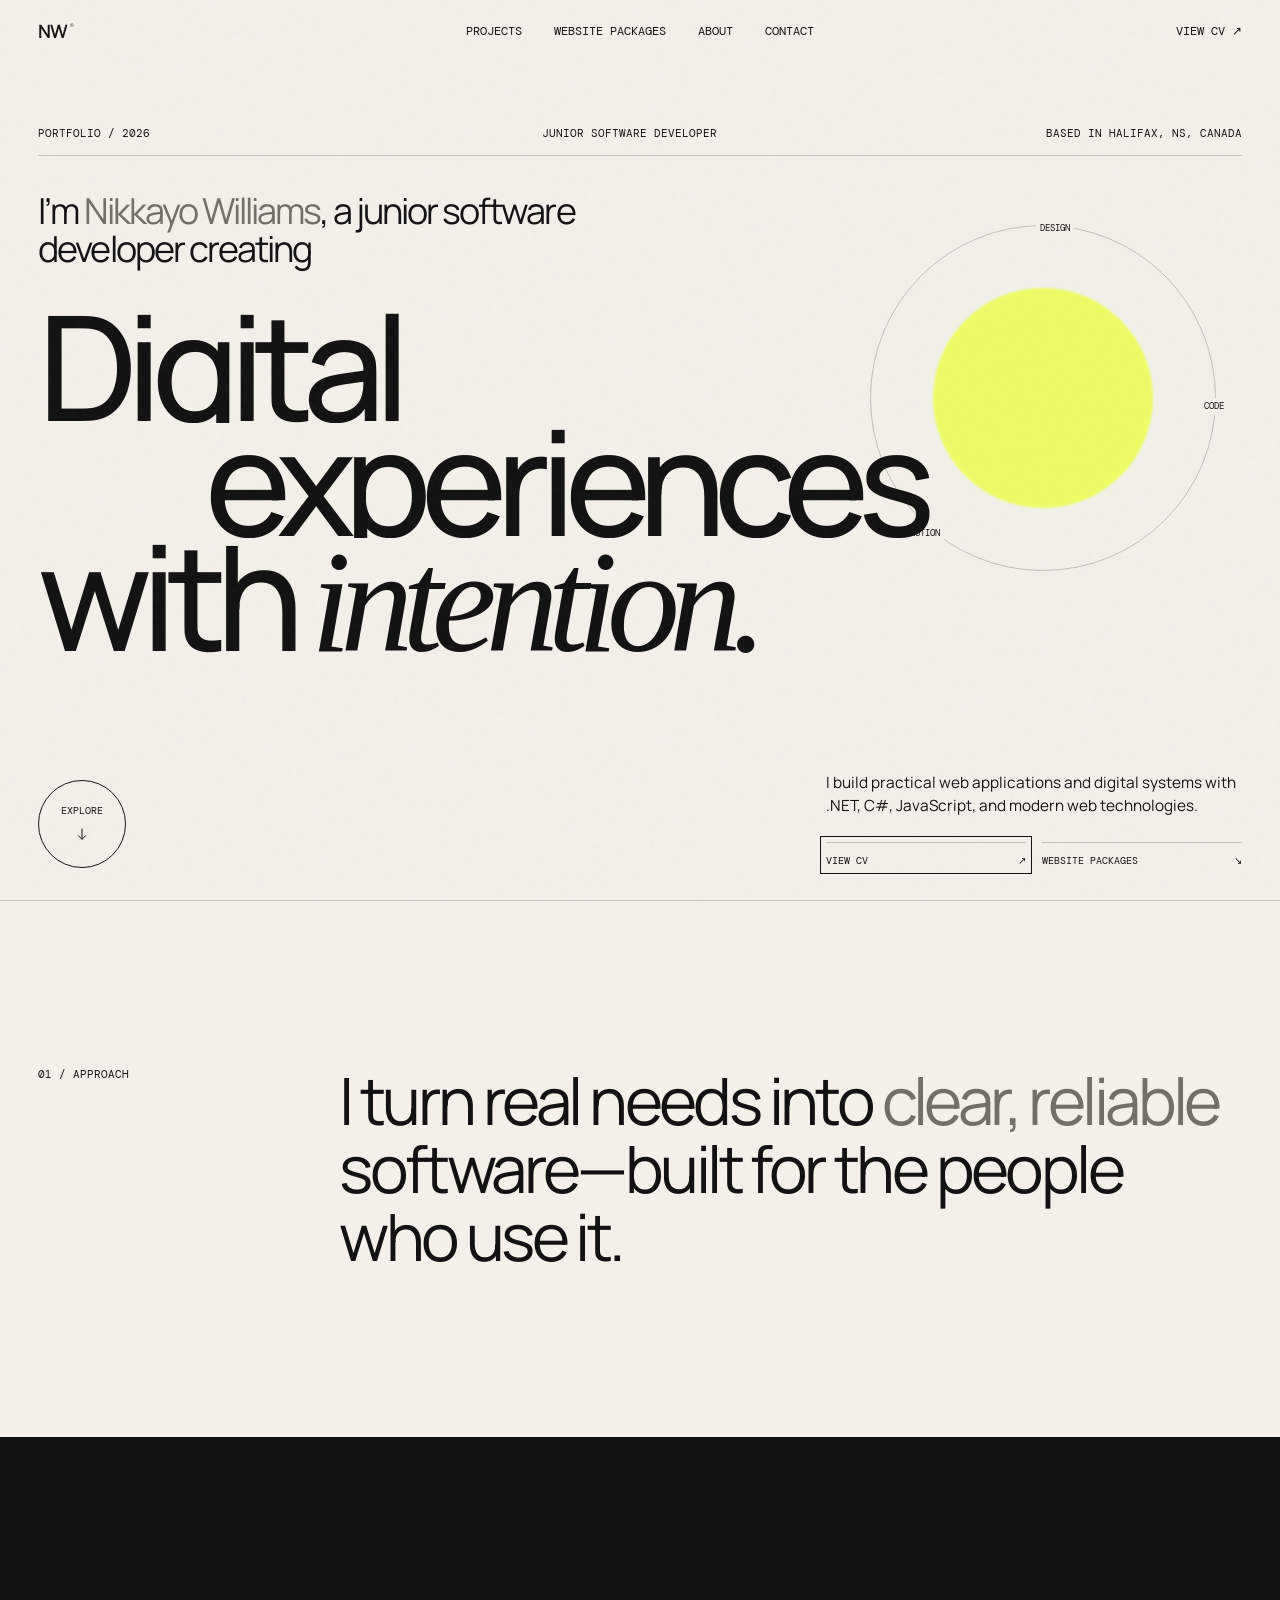
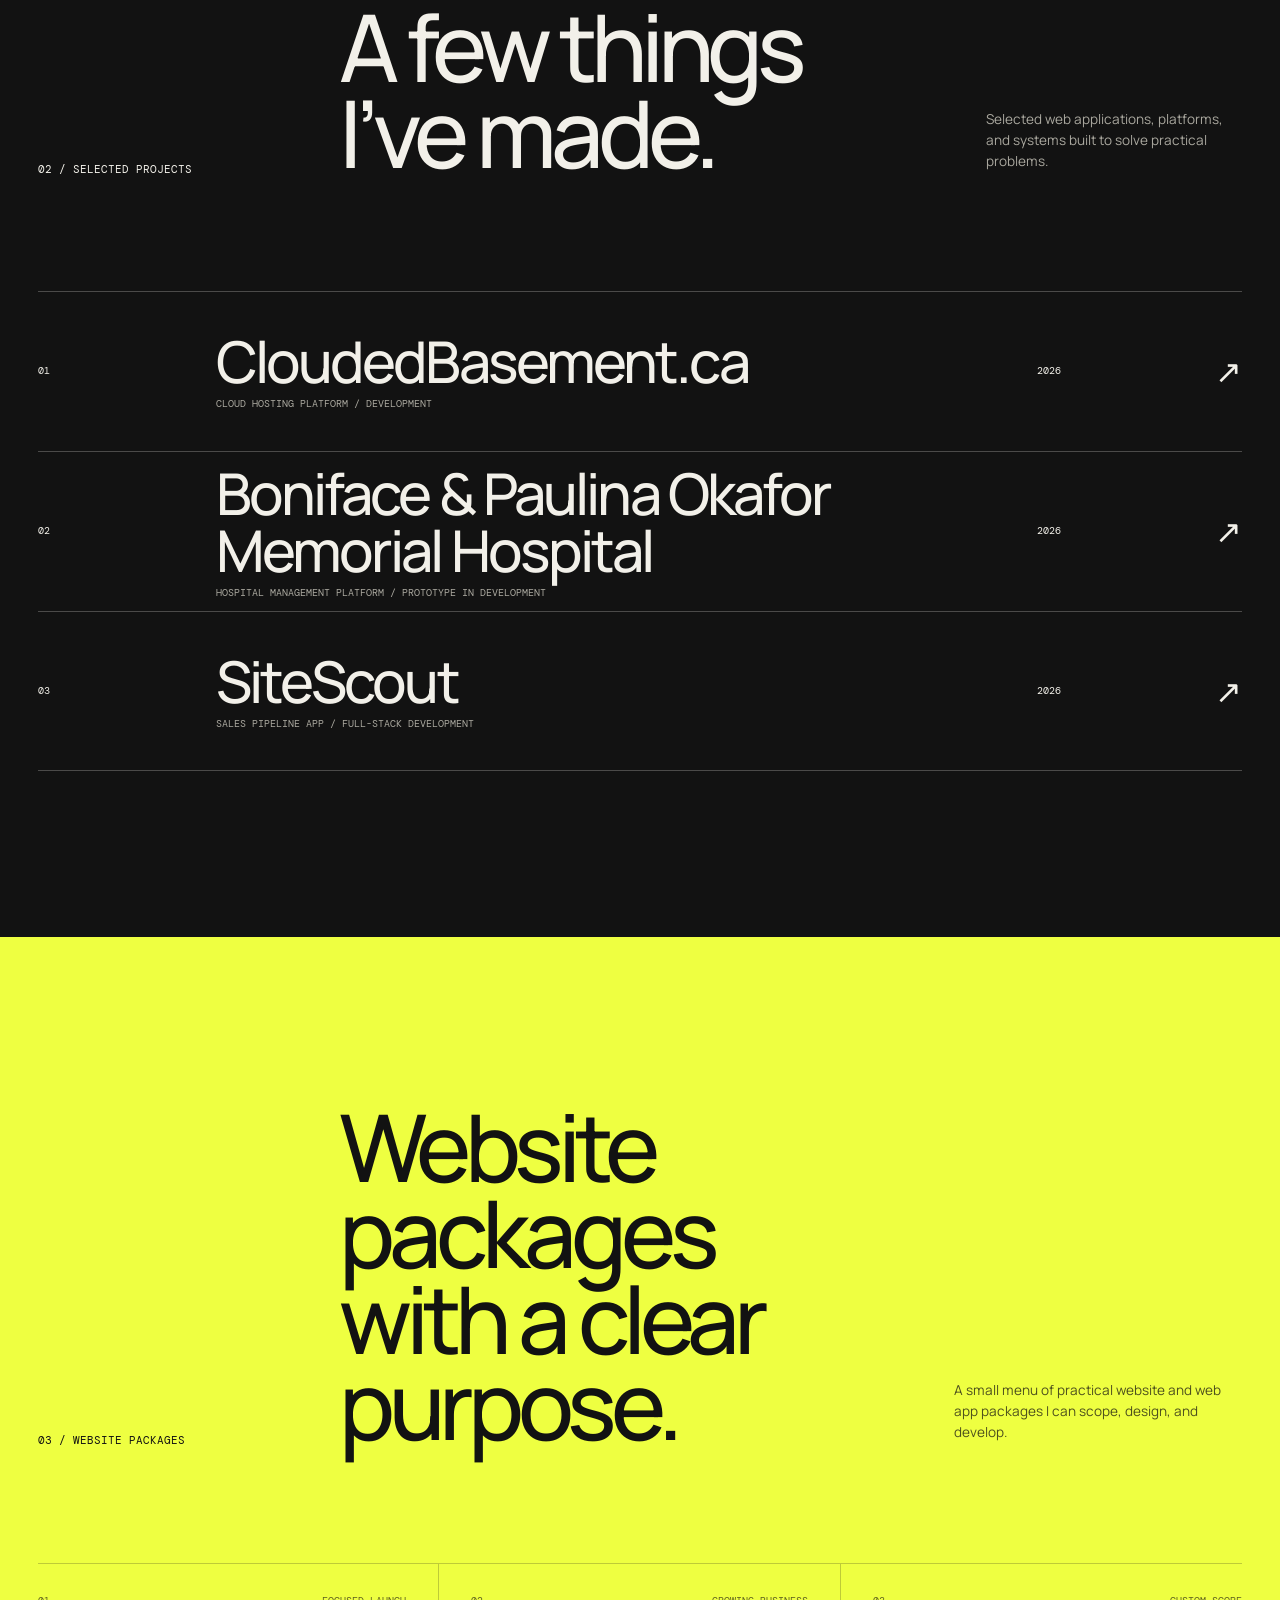
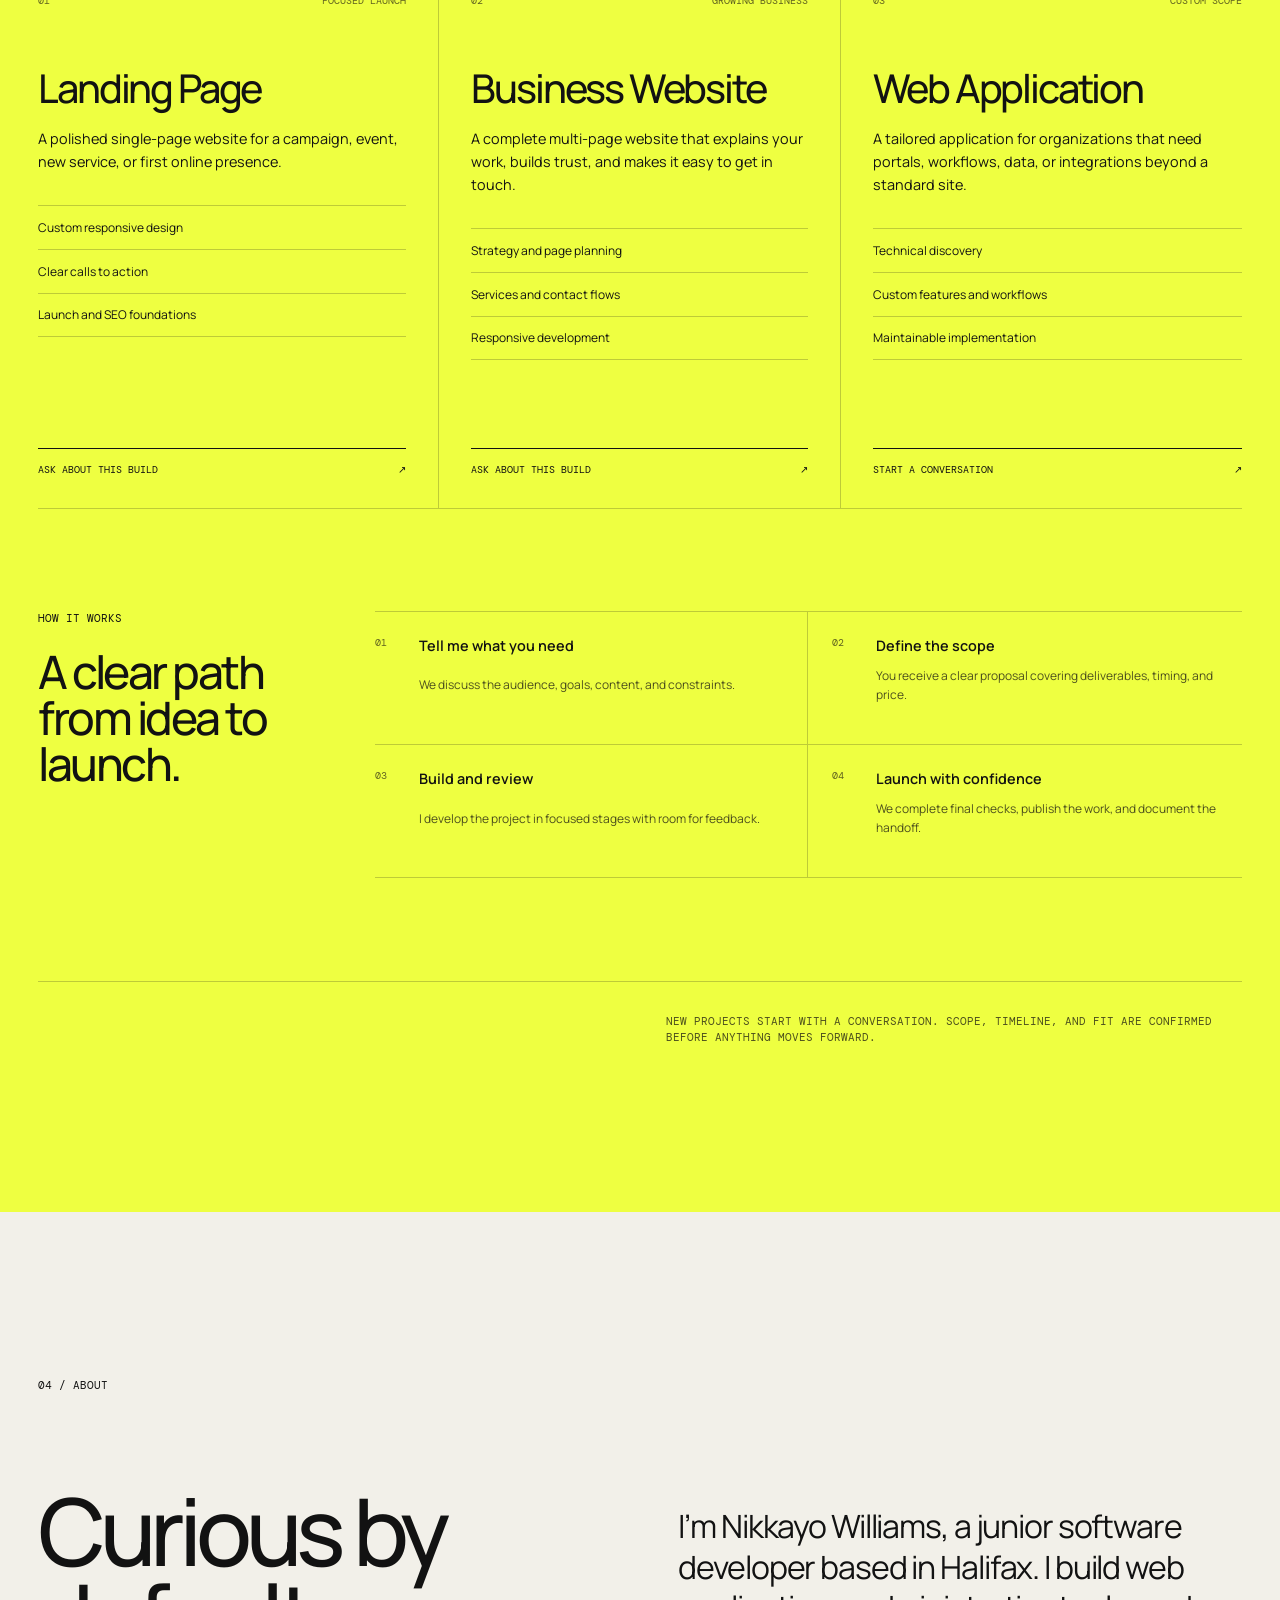
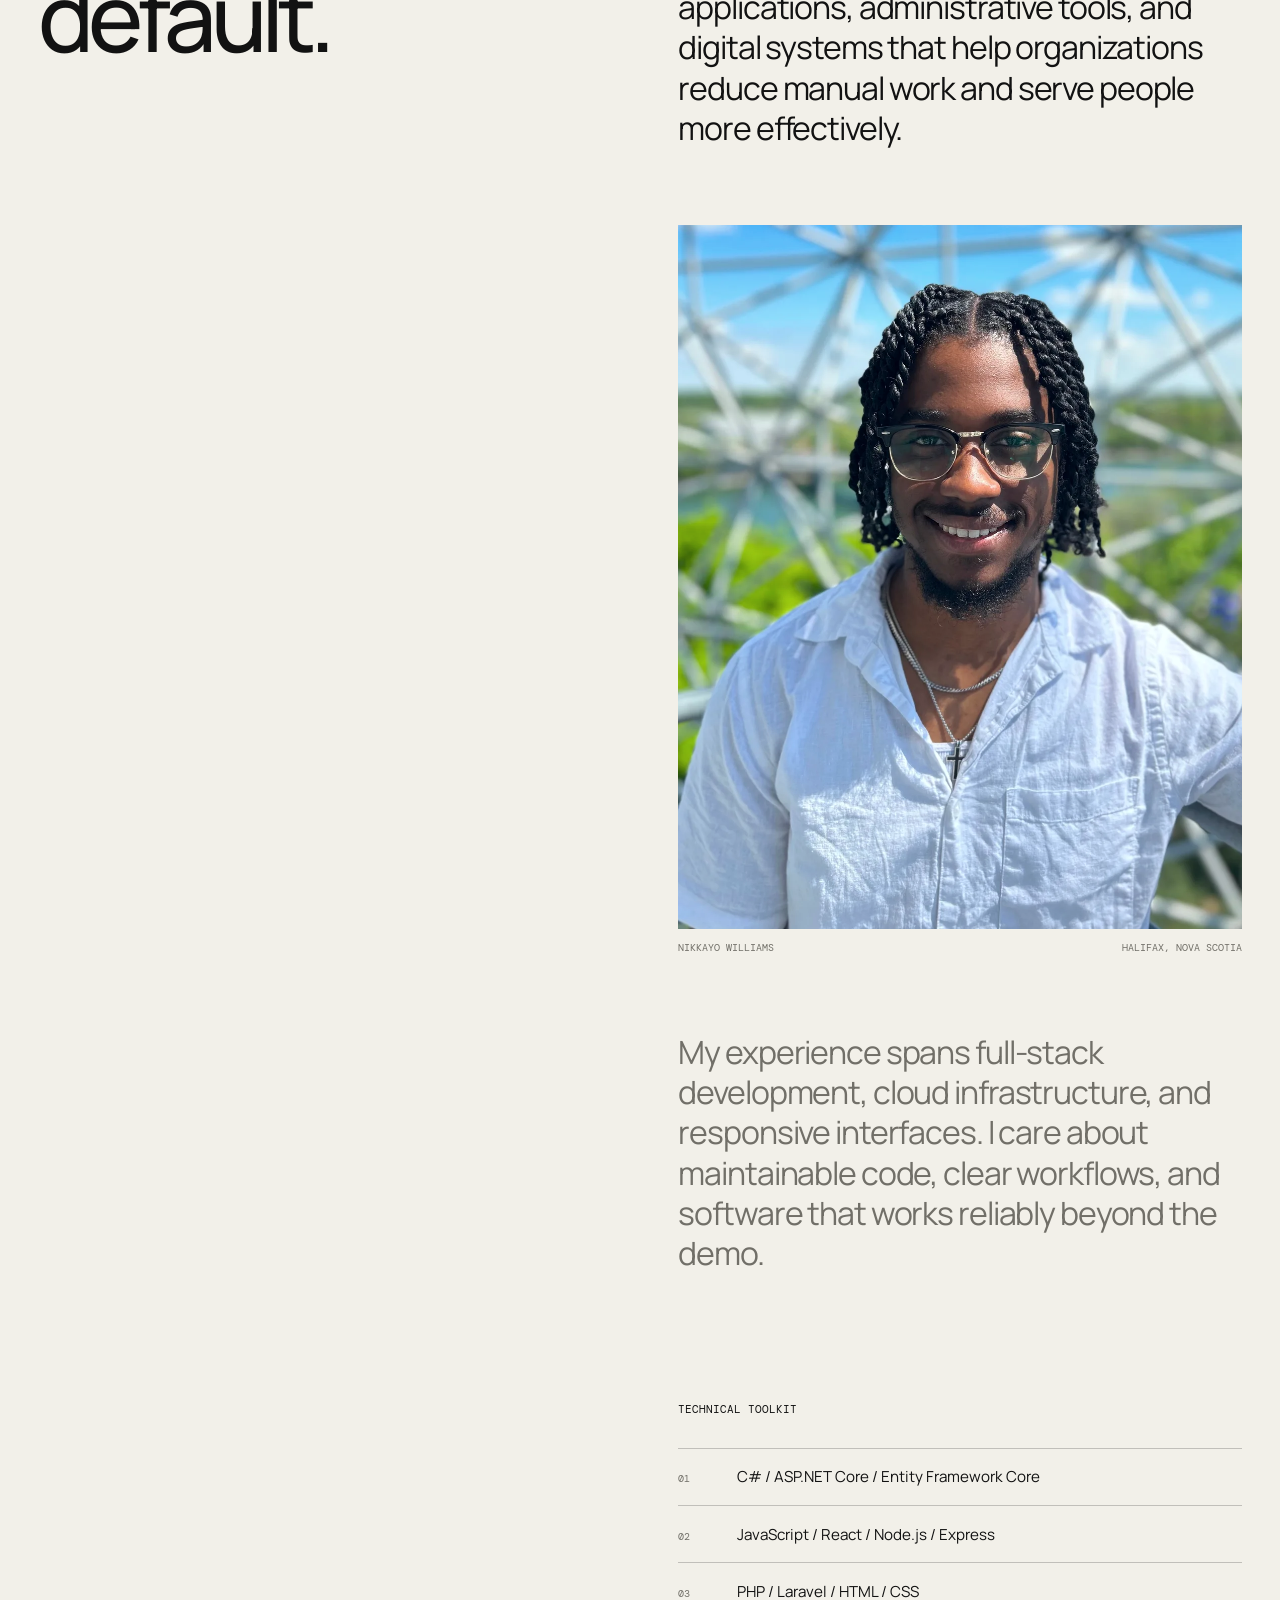
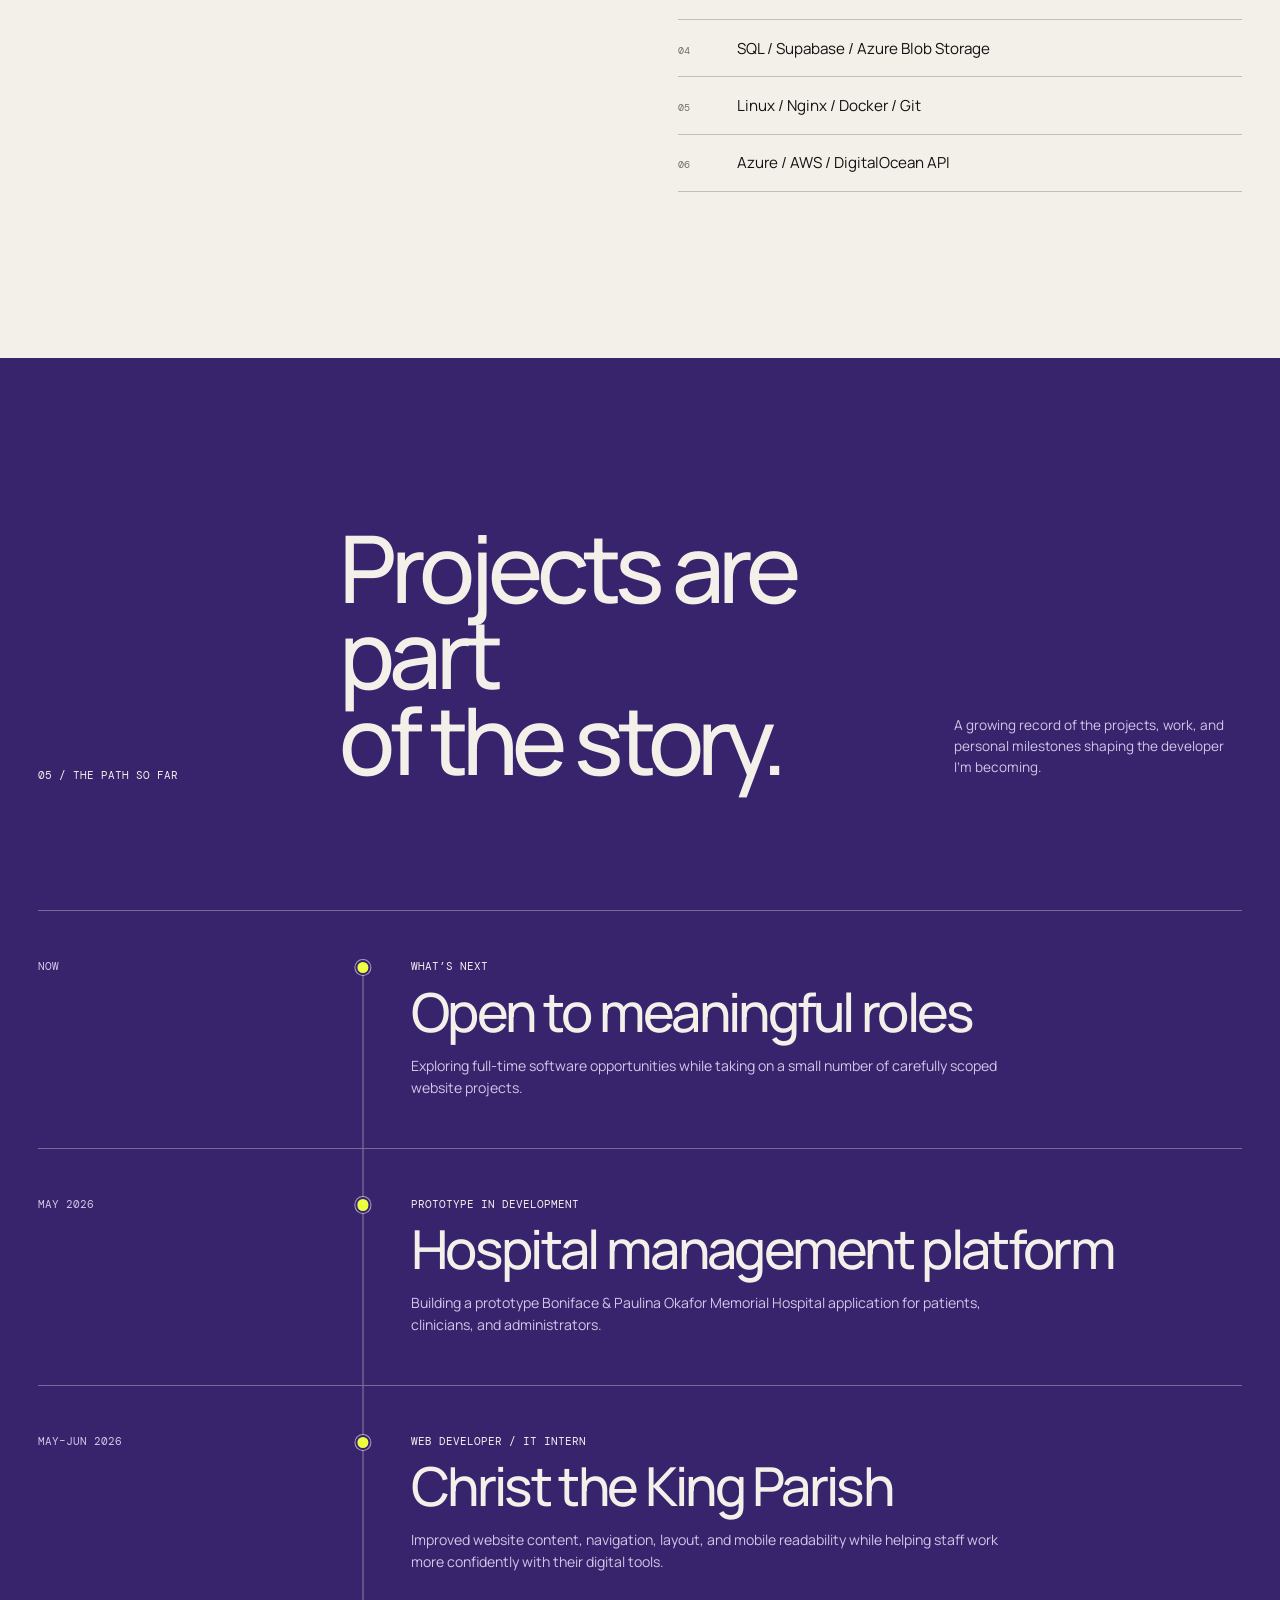
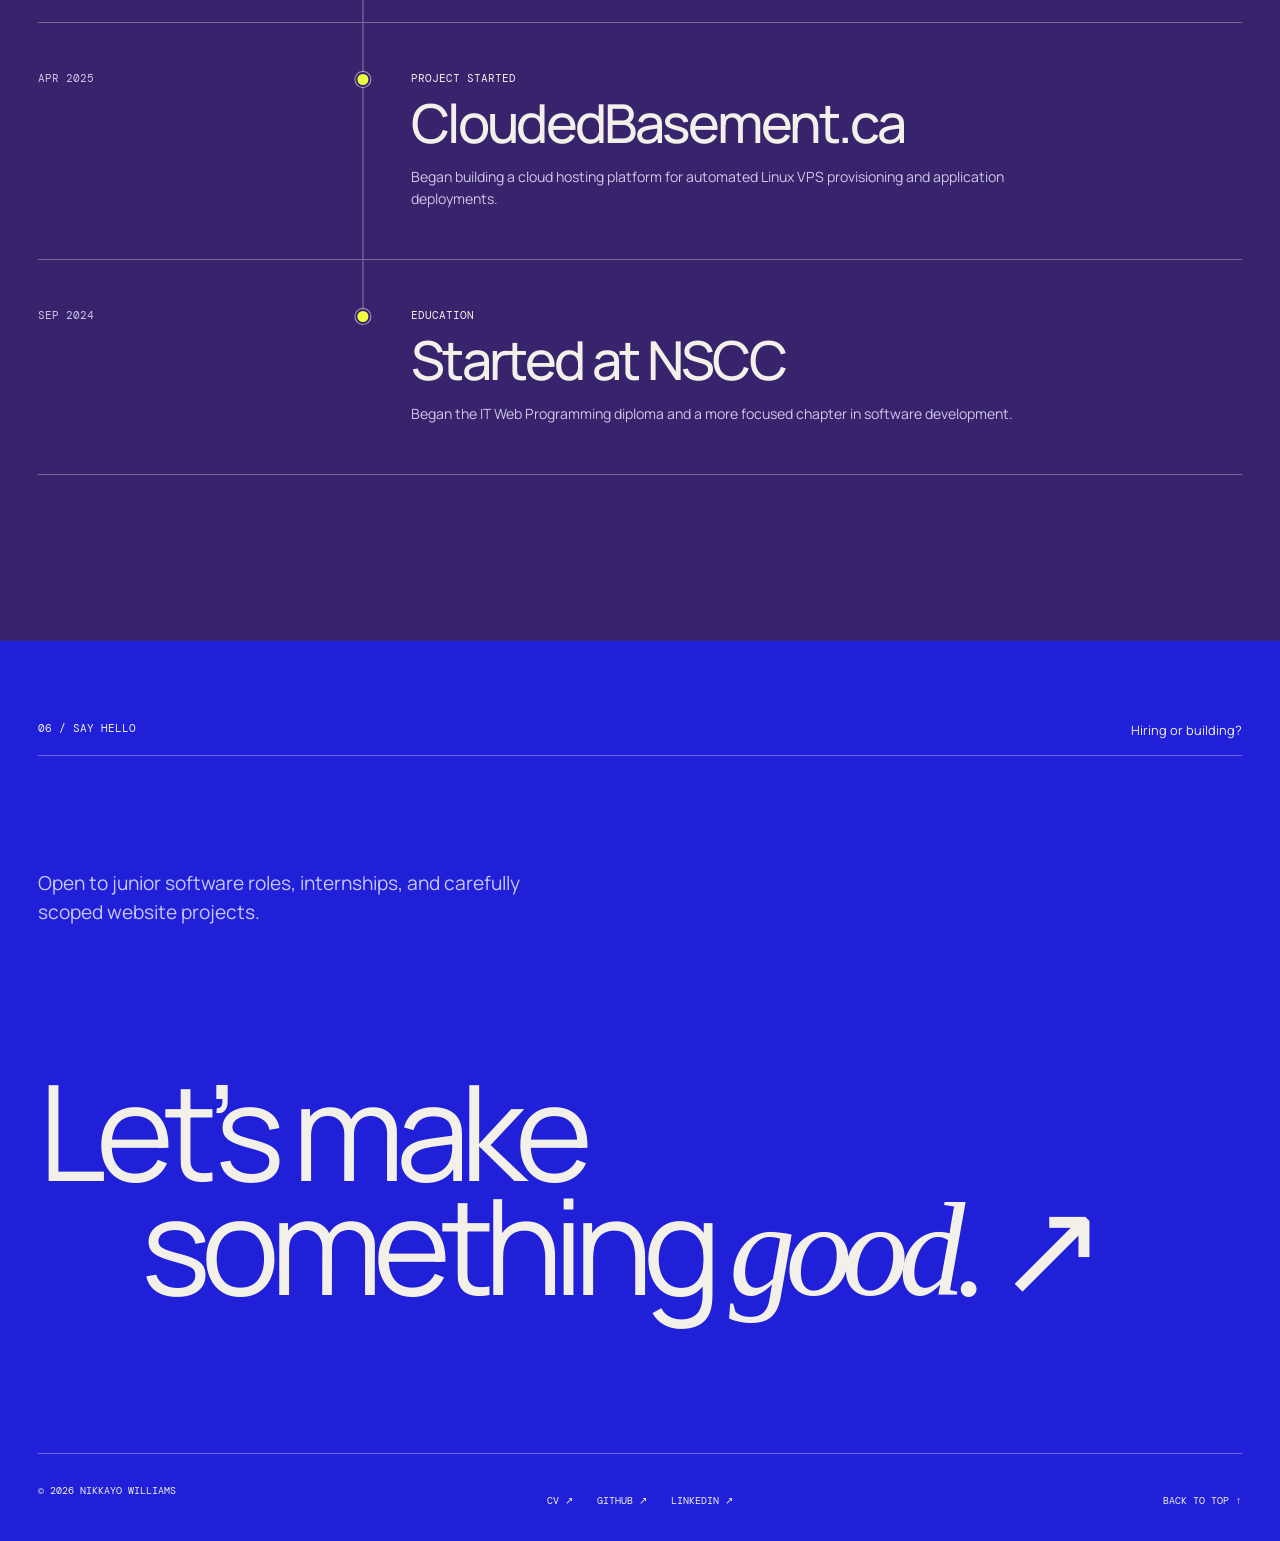
<file: index.html>
<!doctype html>
<html lang="en">
  <head>
    <meta charset="UTF-8" />
    <meta name="viewport" content="width=device-width, initial-scale=1.0" />
    <meta name="description" content="Nikkayo Williams is a junior software developer in Halifax, Nova Scotia, building practical web applications with .NET and modern web technologies." />
    <meta name="theme-color" content="#eeff41" />
    <meta property="og:type" content="website" />
    <meta property="og:title" content="Nikkayo Williams — Junior Software Developer" />
    <meta property="og:description" content="Junior software developer in Halifax building practical web applications, cloud platforms, and digital systems." />
    <meta property="og:url" content="https://nikkayowill.github.io/" />
    <meta name="twitter:card" content="summary" />
    <title>Nikkayo Williams — Junior Software Developer</title>
    <link rel="canonical" href="https://nikkayowill.github.io/" />
    <link rel="icon" href="assets/favicon.svg" type="image/svg+xml" />
    <link rel="preconnect" href="https://fonts.googleapis.com" />
    <link rel="preconnect" href="https://fonts.gstatic.com" crossorigin />
    <link href="https://fonts.googleapis.com/css2?family=DM+Mono:wght@300;400;500&family=Manrope:wght@400;500;600&display=swap" rel="stylesheet" />
    <link rel="stylesheet" href="styles.css" />
    <script src="script.js" defer></script>
    <noscript><style>.reveal { opacity: 1; transform: none; }</style></noscript>
  </head>
  <body>
    <a class="skip-link" href="#top">Skip to main content</a>
    <div class="noise" aria-hidden="true"></div>
    <div class="progress" aria-hidden="true"></div>

    <header class="site-header">
      <a class="wordmark" href="#top" aria-label="Back to top">NW<span>®</span></a>
      <nav aria-label="Primary navigation">
        <a href="#work">Projects</a>
        <a href="#services">Website Packages</a>
        <a href="#about">About</a>
        <a href="#contact">Contact</a>
      </nav>
      <a class="availability" href="assets/Nikkayo_Williams_Developer_Resume.pdf" target="_blank" rel="noreferrer">View CV ↗</a>
    </header>

    <main id="top">
      <section class="hero">
        <div class="hero-meta reveal">
          <span>Portfolio / 2026</span>
          <span>Junior software developer</span>
          <span>Based in Halifax, NS, Canada</span>
        </div>

        <p class="hero-greeting reveal">I’m <span>Nikkayo Williams</span>, a junior software developer creating</p>

        <h1 aria-label="I’m Nikkayo Williams, a junior software developer creating digital experiences with intention">
          <span class="line"><span>Digital</span></span>
          <span class="line line-indent"><span>experiences</span></span>
          <span class="line"><span>with <em>intention.</em></span></span>
        </h1>

        <div class="hero-bottom reveal">
          <a class="circle-link" href="#work" aria-label="Explore selected projects">
            <span>Explore</span>
            <svg viewBox="0 0 24 24" aria-hidden="true"><path d="M12 4v16M6 14l6 6 6-6" /></svg>
          </a>
          <div class="hero-intro">
            <p>I build practical web applications and digital systems with .NET, C#, JavaScript, and modern web technologies.</p>
            <div class="hero-paths" aria-label="Ways to work with Nikkayo">
              <a class="cv-link" href="assets/Nikkayo_Williams_Developer_Resume.pdf" target="_blank" rel="noreferrer">View CV <span>↗</span></a>
              <a href="#services">Website packages <span>↘</span></a>
            </div>
          </div>
        </div>

        <div class="hero-orbit" aria-hidden="true">
          <div class="orb"></div>
          <span>Design</span><span>Code</span><span>Motion</span>
        </div>
      </section>

      <section class="statement section-pad reveal" aria-label="Introduction">
        <p class="eyebrow">01 / Approach</p>
        <p class="statement-copy">I turn real needs into <span>clear, reliable</span> software—built for the people who use it.</p>
      </section>

      <section class="work section-pad" id="work">
        <div class="section-heading reveal">
          <p class="eyebrow">02 / Selected projects</p>
          <h2>A few things<br />I’ve made.</h2>
          <p class="work-note">Selected web applications, platforms, and systems built to solve practical problems.</p>
        </div>

        <div class="project-list">
          <a class="project reveal" href="projects/clouded-basement.html" data-color="#ff7043">
            <span class="project-number">01</span>
            <div>
              <h3>CloudedBasement<wbr />.ca</h3>
              <p>Cloud hosting platform / Development</p>
            </div>
            <span class="project-year">2026</span>
            <span class="project-arrow" aria-hidden="true">↗</span>
          </a>
          <a class="project reveal" href="projects/hospital-platform.html" data-color="#a98bff">
            <span class="project-number">02</span>
            <div>
              <h3>Boniface &amp; Paulina Okafor Memorial Hospital</h3>
              <p>Hospital management platform / Prototype in development</p>
            </div>
            <span class="project-year">2026</span>
            <span class="project-arrow" aria-hidden="true">↗</span>
          </a>
          <a class="project reveal" href="projects/sitescout.html" data-color="#7bdff2">
            <span class="project-number">03</span>
            <div>
              <h3>SiteScout</h3>
              <p>Sales pipeline app / Full-stack development</p>
            </div>
            <span class="project-year">2026</span>
            <span class="project-arrow" aria-hidden="true">↗</span>
          </a>
        </div>
      </section>

      <section class="services section-pad" id="services">
        <div class="section-heading reveal">
          <p class="eyebrow">03 / Website packages</p>
          <h2>Website packages<br />with a clear purpose.</h2>
          <p class="service-note">A small menu of practical website and web app packages I can scope, design, and develop.</p>
        </div>

        <div class="service-grid">
          <article class="service-card reveal">
            <div class="service-meta">
              <span>01</span>
              <span>Focused launch</span>
            </div>
            <h3>Landing Page</h3>
            <p>A polished single-page website for a campaign, event, new service, or first online presence.</p>
            <ul>
              <li>Custom responsive design</li>
              <li>Clear calls to action</li>
              <li>Launch and SEO foundations</li>
            </ul>
            <a href="#contact" aria-label="Ask about a landing page build">Ask about this build <span aria-hidden="true">↗</span></a>
          </article>

          <article class="service-card reveal">
            <div class="service-meta">
              <span>02</span>
              <span>Growing business</span>
            </div>
            <h3>Business Website</h3>
            <p>A complete multi-page website that explains your work, builds trust, and makes it easy to get in touch.</p>
            <ul>
              <li>Strategy and page planning</li>
              <li>Services and contact flows</li>
              <li>Responsive development</li>
            </ul>
            <a href="#contact" aria-label="Ask about a business website build">Ask about this build <span aria-hidden="true">↗</span></a>
          </article>

          <article class="service-card reveal">
            <div class="service-meta">
              <span>03</span>
              <span>Custom scope</span>
            </div>
            <h3>Web Application</h3>
            <p>A tailored application for organizations that need portals, workflows, data, or integrations beyond a standard site.</p>
            <ul>
              <li>Technical discovery</li>
              <li>Custom features and workflows</li>
              <li>Maintainable implementation</li>
            </ul>
            <a href="#contact" aria-label="Discuss a custom Web Application">Start a conversation <span aria-hidden="true">↗</span></a>
          </article>
        </div>

        <div class="service-process reveal">
          <div>
            <p class="eyebrow">How it works</p>
            <h3>A clear path from idea to launch.</h3>
          </div>
          <ol>
            <li><span>01</span><strong>Tell me what you need</strong><p>We discuss the audience, goals, content, and constraints.</p></li>
            <li><span>02</span><strong>Define the scope</strong><p>You receive a clear proposal covering deliverables, timing, and price.</p></li>
            <li><span>03</span><strong>Build and review</strong><p>I develop the project in focused stages with room for feedback.</p></li>
            <li><span>04</span><strong>Launch with confidence</strong><p>We complete final checks, publish the work, and document the handoff.</p></li>
          </ol>
        </div>

        <p class="service-footnote reveal">New projects start with a conversation. Scope, timeline, and fit are confirmed before anything moves forward.</p>
      </section>

      <section class="about section-pad" id="about">
        <div class="about-sticky reveal">
          <p class="eyebrow">04 / About</p>
          <h2>Curious by<br />default.</h2>
        </div>
        <div class="about-copy">
          <p class="reveal">I’m Nikkayo Williams, a junior software developer based in Halifax. I build web applications, administrative tools, and digital systems that help organizations reduce manual work and serve people more effectively.</p>
          <figure class="about-portrait reveal">
            <div class="about-portrait-frame">
              <img src="assets/nikkayo-portrait.webp" alt="Nikkayo Williams smiling outdoors" width="1400" height="1400" loading="lazy" decoding="async" />
            </div>
            <figcaption><span>Nikkayo Williams</span><span>Halifax, Nova Scotia</span></figcaption>
          </figure>
          <p class="reveal">My experience spans full-stack development, cloud infrastructure, and responsive interfaces. I care about maintainable code, clear workflows, and software that works reliably beyond the demo.</p>
          <div class="capabilities reveal">
            <p class="eyebrow">Technical toolkit</p>
            <ul>
              <li><span>01</span> C# / ASP.NET Core / Entity Framework Core</li>
              <li><span>02</span> JavaScript / React / Node.js / Express</li>
              <li><span>03</span> PHP / Laravel / HTML / CSS</li>
              <li><span>04</span> SQL / Supabase / Azure Blob Storage</li>
              <li><span>05</span> Linux / Nginx / Docker / Git</li>
              <li><span>06</span> Azure / AWS / DigitalOcean API</li>
            </ul>
          </div>
        </div>
      </section>

      <section class="journey section-pad" id="journey">
        <div class="journey-heading reveal">
          <p class="eyebrow">05 / The path so far</p>
          <h2>Projects are part<br />of the story.</h2>
          <p>A growing record of the projects, work, and personal milestones shaping the developer I’m becoming.</p>
        </div>

        <ol class="timeline">
          <li class="reveal">
            <p class="timeline-date">Now</p>
            <span class="timeline-node" aria-hidden="true"></span>
            <div>
              <p class="eyebrow">What’s next</p>
              <h3>Open to meaningful roles</h3>
              <p>Exploring full-time software opportunities while taking on a small number of carefully scoped website projects.</p>
            </div>
          </li>
          <li class="reveal">
            <p class="timeline-date">May 2026</p>
            <span class="timeline-node" aria-hidden="true"></span>
            <div>
              <p class="eyebrow">Prototype in development</p>
              <h3>Hospital management platform</h3>
              <p>Building a prototype Boniface &amp; Paulina Okafor Memorial Hospital application for patients, clinicians, and administrators.</p>
            </div>
          </li>
          <li class="reveal">
            <p class="timeline-date">May–Jun 2026</p>
            <span class="timeline-node" aria-hidden="true"></span>
            <div>
              <p class="eyebrow">Web developer / IT intern</p>
              <h3>Christ the King Parish</h3>
              <p>Improved website content, navigation, layout, and mobile readability while helping staff work more confidently with their digital tools.</p>
            </div>
          </li>
          <li class="reveal">
            <p class="timeline-date">Apr 2025</p>
            <span class="timeline-node" aria-hidden="true"></span>
            <div>
              <p class="eyebrow">Project started</p>
              <h3>CloudedBasement.ca</h3>
              <p>Began building a cloud hosting platform for automated Linux VPS provisioning and application deployments.</p>
            </div>
          </li>
          <li class="reveal">
            <p class="timeline-date">Sep 2024</p>
            <span class="timeline-node" aria-hidden="true"></span>
            <div>
              <p class="eyebrow">Education</p>
              <h3>Started at NSCC</h3>
              <p>Began the IT Web Programming diploma and a more focused chapter in software development.</p>
            </div>
          </li>
        </ol>
      </section>

      <section class="contact" id="contact">
        <div class="contact-top reveal">
          <p class="eyebrow">06 / Say hello</p>
          <p>Hiring or building?</p>
        </div>
        <p class="contact-intent reveal">Open to junior software roles, internships, and carefully scoped website projects.</p>
        <a class="contact-link" href="mailto:kayowilliams01@gmail.com?subject=Portfolio%20inquiry">
          <span>Let’s make</span>
          <span>something <em>good.</em> ↗</span>
        </a>
        <footer>
          <p>© <span id="year"></span> Nikkayo Williams</p>
          <div>
            <a href="assets/Nikkayo_Williams_Developer_Resume.pdf" target="_blank" rel="noreferrer">CV ↗</a>
            <a href="https://github.com/Nikkayowill" target="_blank" rel="noreferrer">GitHub ↗</a>
            <a href="https://www.linkedin.com/in/nikkayo-williams-45b568232" target="_blank" rel="noreferrer">LinkedIn ↗</a>
          </div>
          <a href="#top">Back to top ↑</a>
        </footer>
      </section>
    </main>
  </body>
</html>
</file>
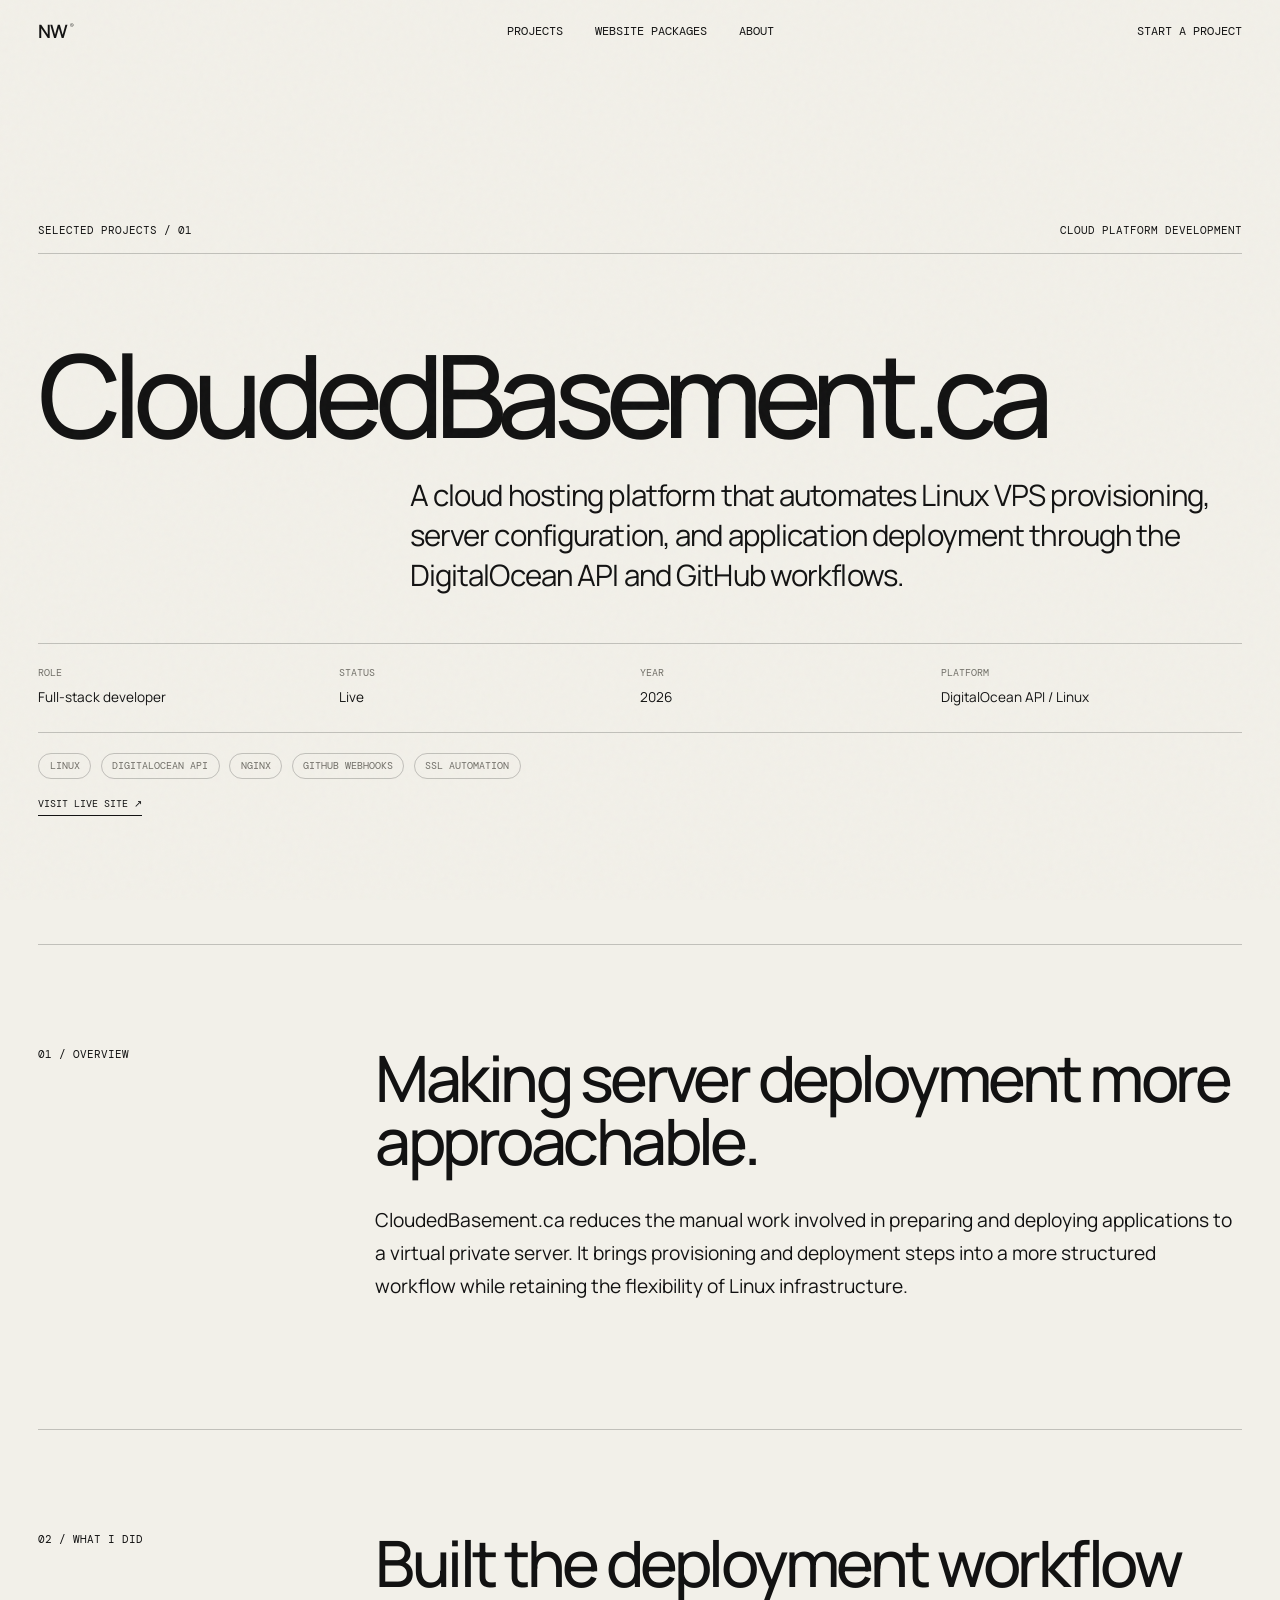
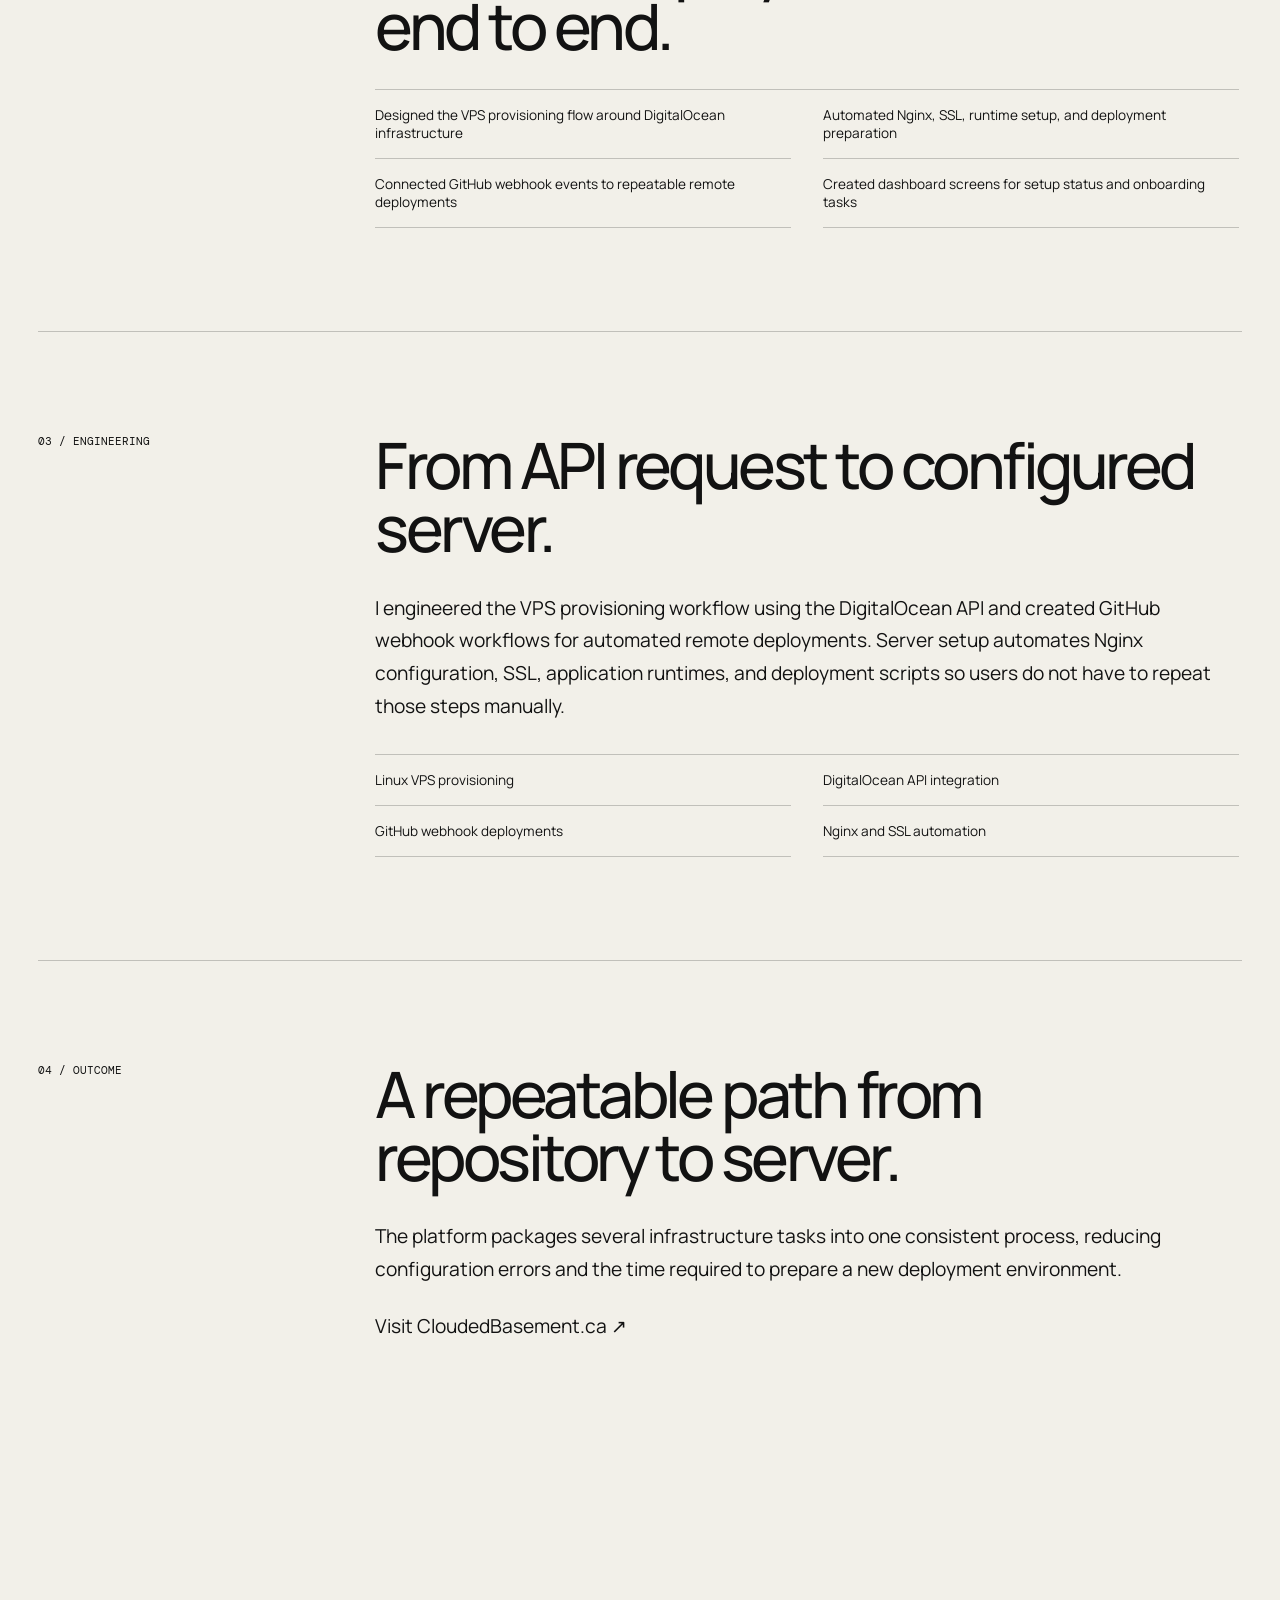
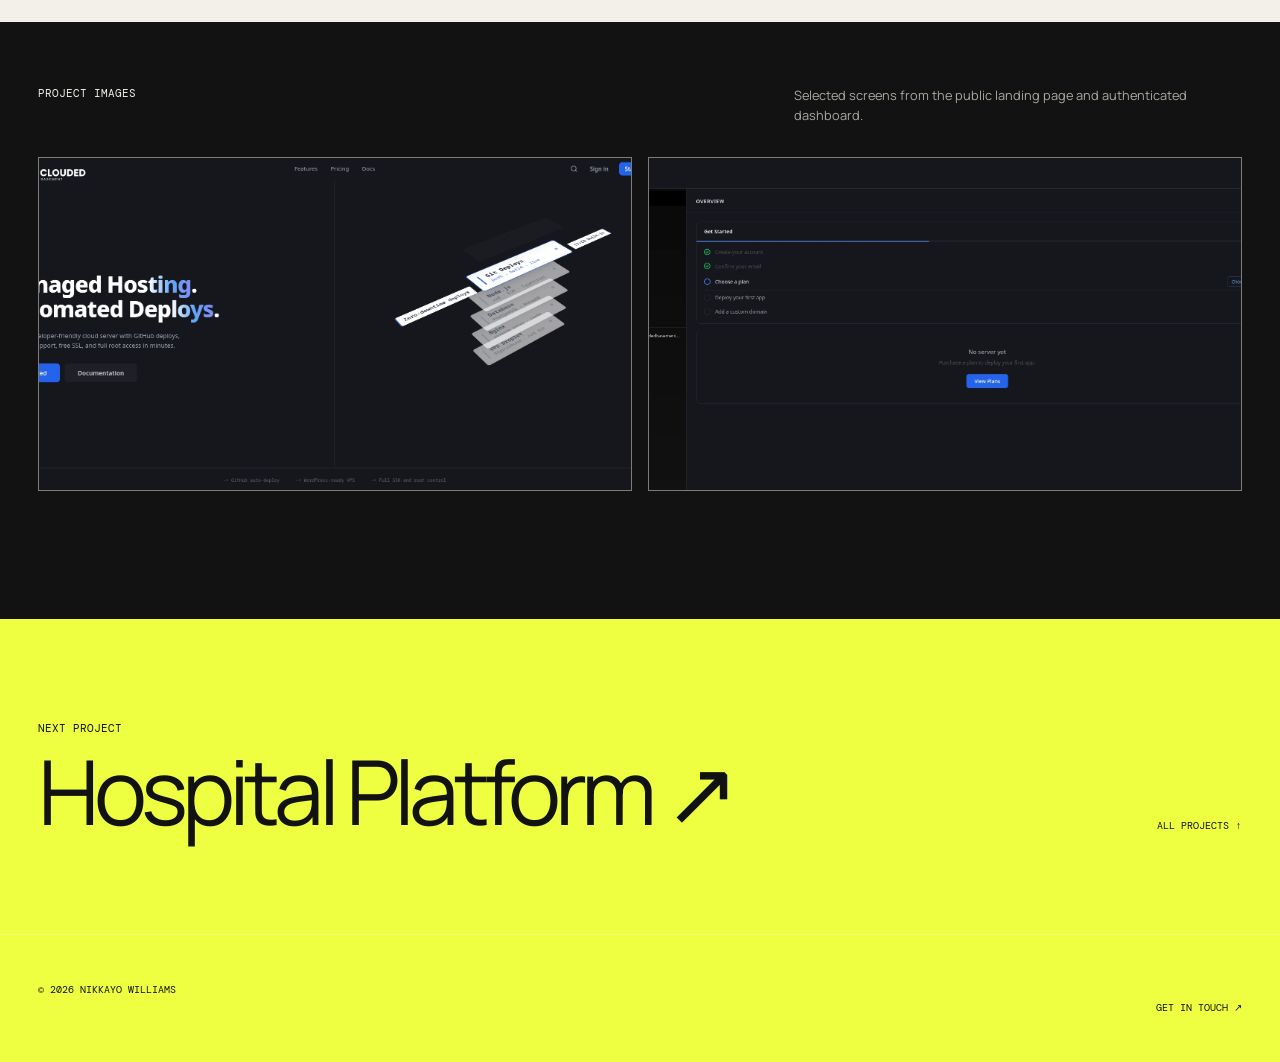
<file: projects/clouded-basement.html>
<!doctype html>
<html lang="en">
  <head>
    <meta charset="UTF-8" />
    <meta name="viewport" content="width=device-width, initial-scale=1.0" />
    <meta name="description" content="CloudedBasement.ca — a Linux VPS provisioning and deployment platform built by Nikkayo Williams." />
    <meta name="theme-color" content="#eeff41" />
    <meta property="og:type" content="article" />
    <meta property="og:title" content="CloudedBasement.ca — Nikkayo Williams" />
    <meta property="og:description" content="A cloud hosting platform for automated Linux VPS provisioning and application deployment." />
    <meta property="og:url" content="https://nikkayowill.github.io/projects/clouded-basement.html" />
    <meta name="twitter:card" content="summary" />
    <title>CloudedBasement.ca — Nikkayo Williams</title>
    <link rel="canonical" href="https://nikkayowill.github.io/projects/clouded-basement.html" />
    <link rel="icon" href="../assets/favicon.svg" type="image/svg+xml" />
    <link rel="preconnect" href="https://fonts.googleapis.com" />
    <link rel="preconnect" href="https://fonts.gstatic.com" crossorigin />
    <link href="https://fonts.googleapis.com/css2?family=DM+Mono:wght@300;400;500&family=Manrope:wght@400;500;600&display=swap" rel="stylesheet" />
    <link rel="stylesheet" href="../styles.css" />
    <script src="../script.js" defer></script>
    <noscript><style>.reveal { opacity: 1; transform: none; }</style></noscript>
  </head>
  <body class="case-page">
    <a class="skip-link" href="#main">Skip to main content</a>
    <div class="noise" aria-hidden="true"></div>
    <div class="progress" aria-hidden="true"></div>

    <header class="site-header case-header">
      <a class="wordmark" href="../index.html" aria-label="Return to portfolio">NW<span>®</span></a>
      <nav aria-label="Project navigation">
        <a href="../index.html#work">Projects</a>
        <a href="../index.html#services">Website Packages</a>
        <a href="../index.html#about">About</a>
      </nav>
      <a class="availability" href="../index.html#contact">Start a project</a>
    </header>

    <main id="main">
      <section class="case-hero reveal">
        <div class="case-kicker">
          <span>Selected projects / 01</span>
          <span>Cloud platform development</span>
        </div>
        <h1>CloudedBasement<wbr />.ca</h1>
        <p class="case-lede">A cloud hosting platform that automates Linux VPS provisioning, server configuration, and application deployment through the DigitalOcean API and GitHub workflows.</p>

        <dl class="case-facts">
          <div><dt>Role</dt><dd>Full-stack developer</dd></div>
          <div><dt>Status</dt><dd>Live</dd></div>
          <div><dt>Year</dt><dd>2026</dd></div>
          <div><dt>Platform</dt><dd>DigitalOcean API / Linux</dd></div>
        </dl>
        <div class="case-tags" aria-label="Technologies used">
          <span>Linux</span>
          <span>DigitalOcean API</span>
          <span>Nginx</span>
          <span>GitHub webhooks</span>
          <span>SSL automation</span>
        </div>
        <div class="case-actions">
          <a href="https://cloudedbasement.ca" target="_blank" rel="noreferrer">Visit live site ↗</a>
        </div>
      </section>

      <div class="case-body">
        <section class="case-section reveal">
          <p class="eyebrow">01 / Overview</p>
          <div class="case-copy">
            <h2>Making server deployment more approachable.</h2>
            <p>CloudedBasement.ca reduces the manual work involved in preparing and deploying applications to a virtual private server. It brings provisioning and deployment steps into a more structured workflow while retaining the flexibility of Linux infrastructure.</p>
          </div>
        </section>

        <section class="case-section reveal">
          <p class="eyebrow">02 / What I did</p>
          <div class="case-copy">
            <h2>Built the deployment workflow end to end.</h2>
            <ul>
              <li>Designed the VPS provisioning flow around DigitalOcean infrastructure</li>
              <li>Automated Nginx, SSL, runtime setup, and deployment preparation</li>
              <li>Connected GitHub webhook events to repeatable remote deployments</li>
              <li>Created dashboard screens for setup status and onboarding tasks</li>
            </ul>
          </div>
        </section>

        <section class="case-section reveal">
          <p class="eyebrow">03 / Engineering</p>
          <div class="case-copy">
            <h2>From API request to configured server.</h2>
            <p>I engineered the VPS provisioning workflow using the DigitalOcean API and created GitHub webhook workflows for automated remote deployments. Server setup automates Nginx configuration, SSL, application runtimes, and deployment scripts so users do not have to repeat those steps manually.</p>
            <ul>
              <li>Linux VPS provisioning</li>
              <li>DigitalOcean API integration</li>
              <li>GitHub webhook deployments</li>
              <li>Nginx and SSL automation</li>
            </ul>
          </div>
        </section>

        <section class="case-section reveal">
          <p class="eyebrow">04 / Outcome</p>
          <div class="case-copy">
            <h2>A repeatable path from repository to server.</h2>
            <p>The platform packages several infrastructure tasks into one consistent process, reducing configuration errors and the time required to prepare a new deployment environment.</p>
            <p><a href="https://cloudedbasement.ca" target="_blank" rel="noreferrer">Visit CloudedBasement.ca ↗</a></p>
          </div>
        </section>
      </div>

      <section class="case-media">
        <div class="case-media-inner">
          <div class="case-media-heading reveal">
            <p class="eyebrow">Project images</p>
            <p>Selected screens from the public landing page and authenticated dashboard.</p>
          </div>
          <div class="media-grid media-grid--equal">
            <div class="media-preview media-preview--image reveal">
              <button class="media-zoom" type="button" aria-label="Expand CloudedBasement.ca landing page screenshot">
                <img src="../assets/project_photos/clouded-basement-landing.webp" alt="CloudedBasement.ca landing page with managed hosting and automated deploys headline" width="1880" height="891" loading="lazy" decoding="async" />
              </button>
            </div>
            <div class="media-preview media-preview--image reveal">
              <button class="media-zoom" type="button" aria-label="Expand CloudedBasement.ca dashboard screenshot">
                <img src="../assets/project_photos/clouded-basement-dashboard.webp" alt="CloudedBasement.ca dashboard showing onboarding tasks and server setup status" width="1886" height="925" loading="lazy" decoding="async" />
              </button>
            </div>
          </div>
        </div>
      </section>

      <section class="case-next">
        <div>
          <p class="eyebrow">Next project</p>
          <a href="hospital-platform.html">Hospital Platform ↗</a>
        </div>
        <a href="../index.html#work">All projects ↑</a>
      </section>
    </main>

    <footer class="case-next">
      <p>© <span id="year"></span> Nikkayo Williams</p>
      <a href="../index.html#contact">Get in touch ↗</a>
    </footer>
  </body>
</html>
</file>
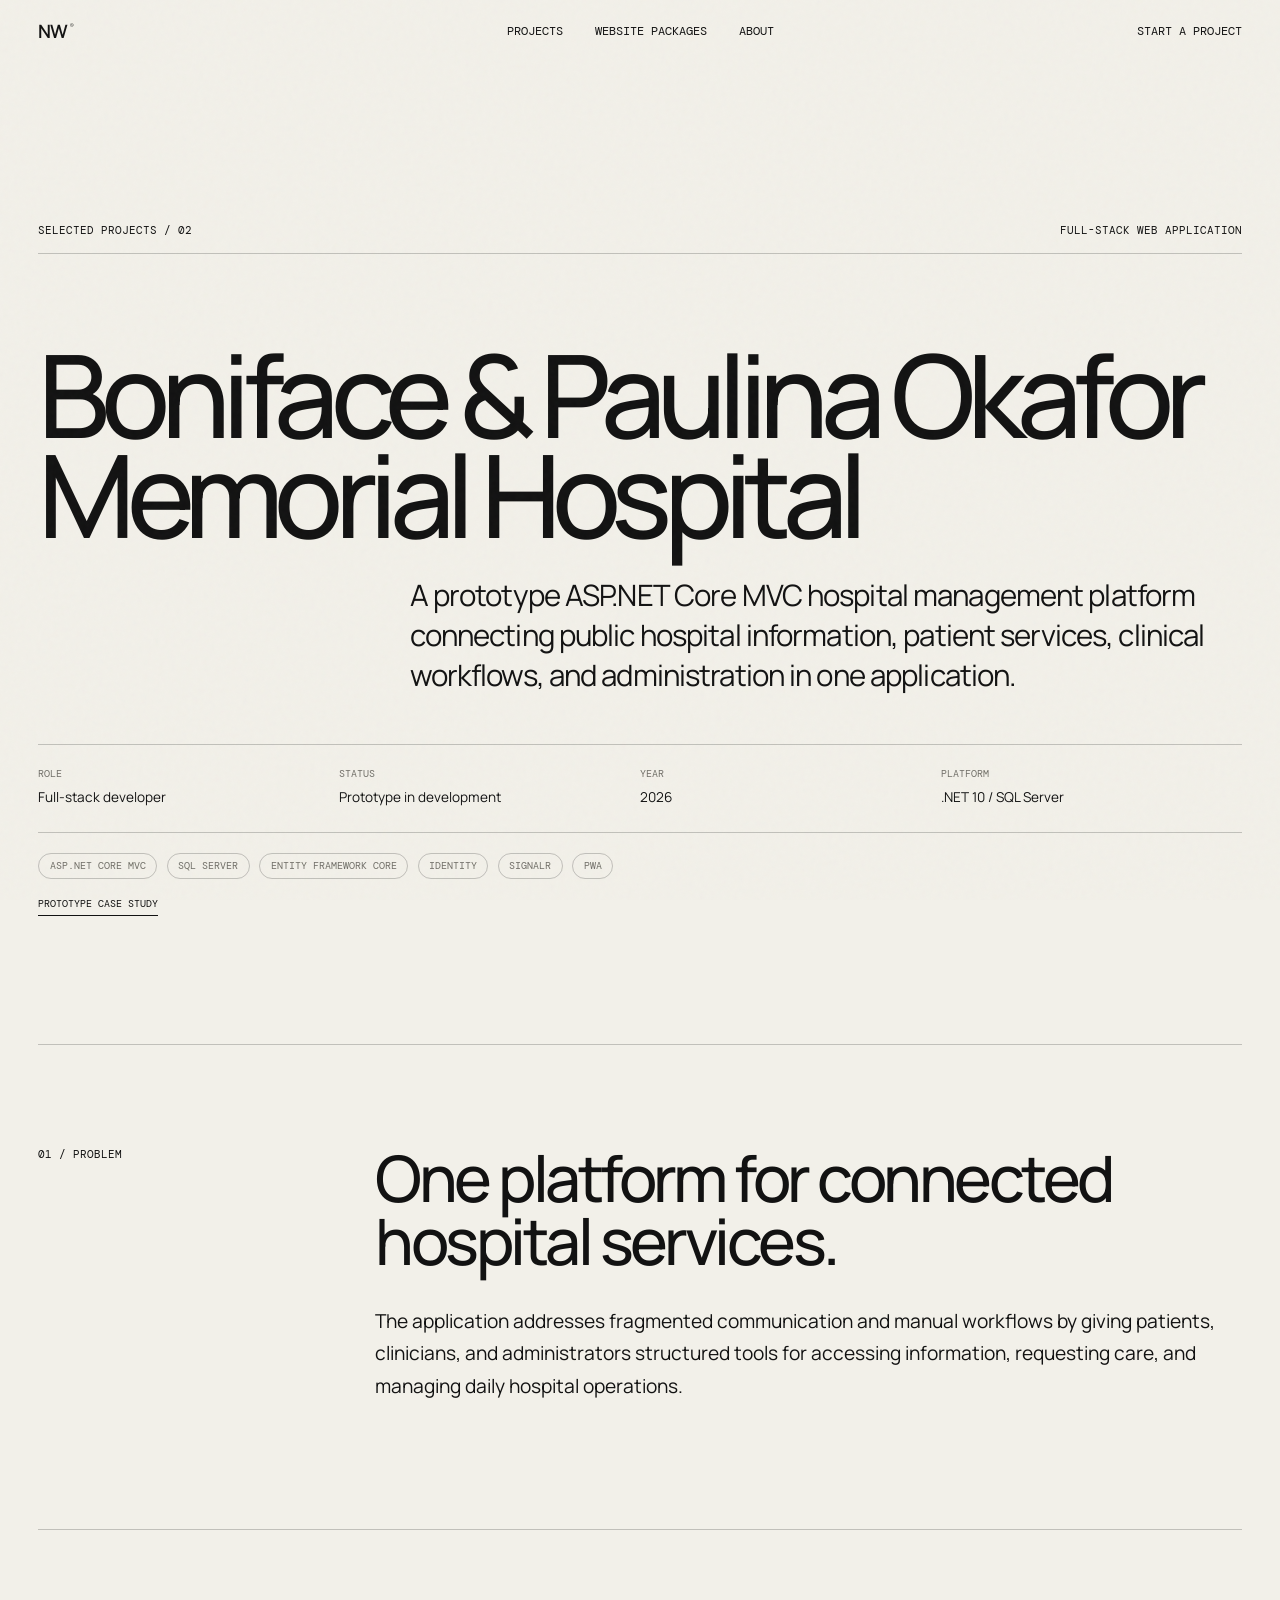
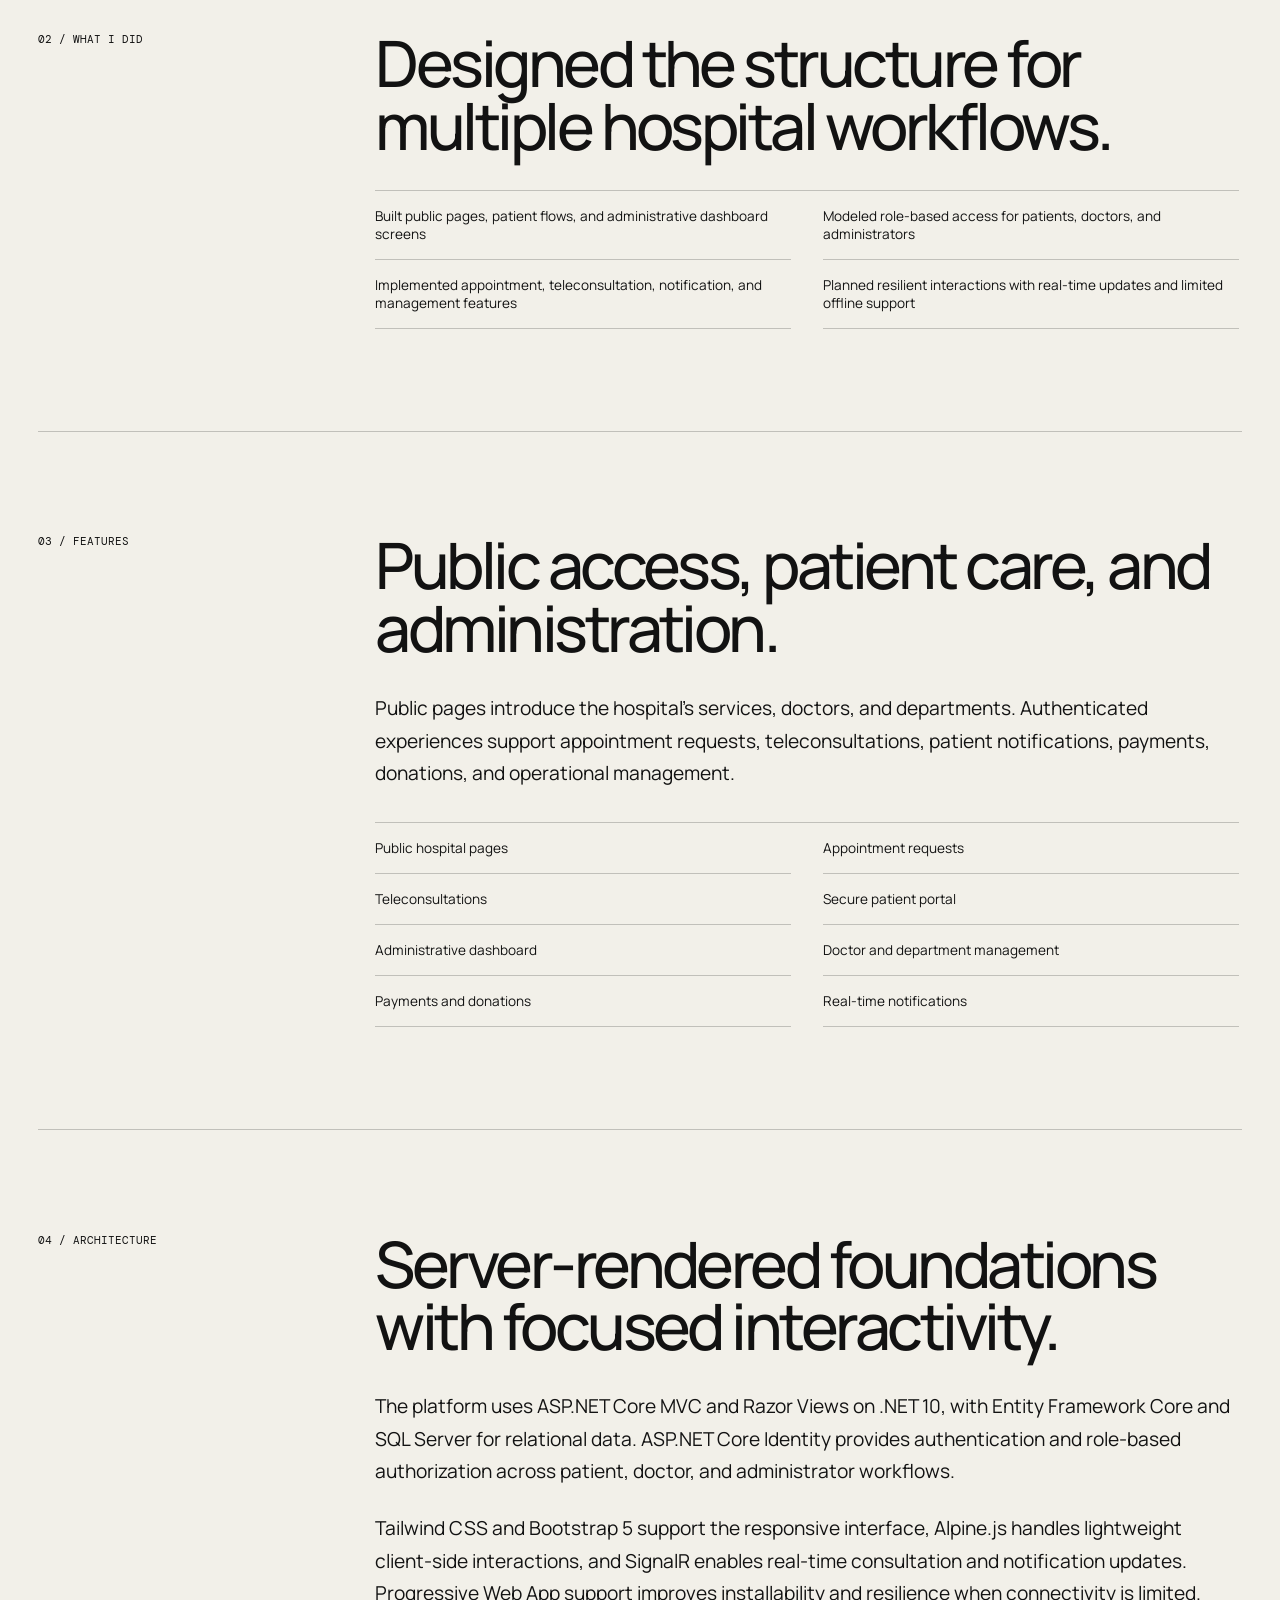
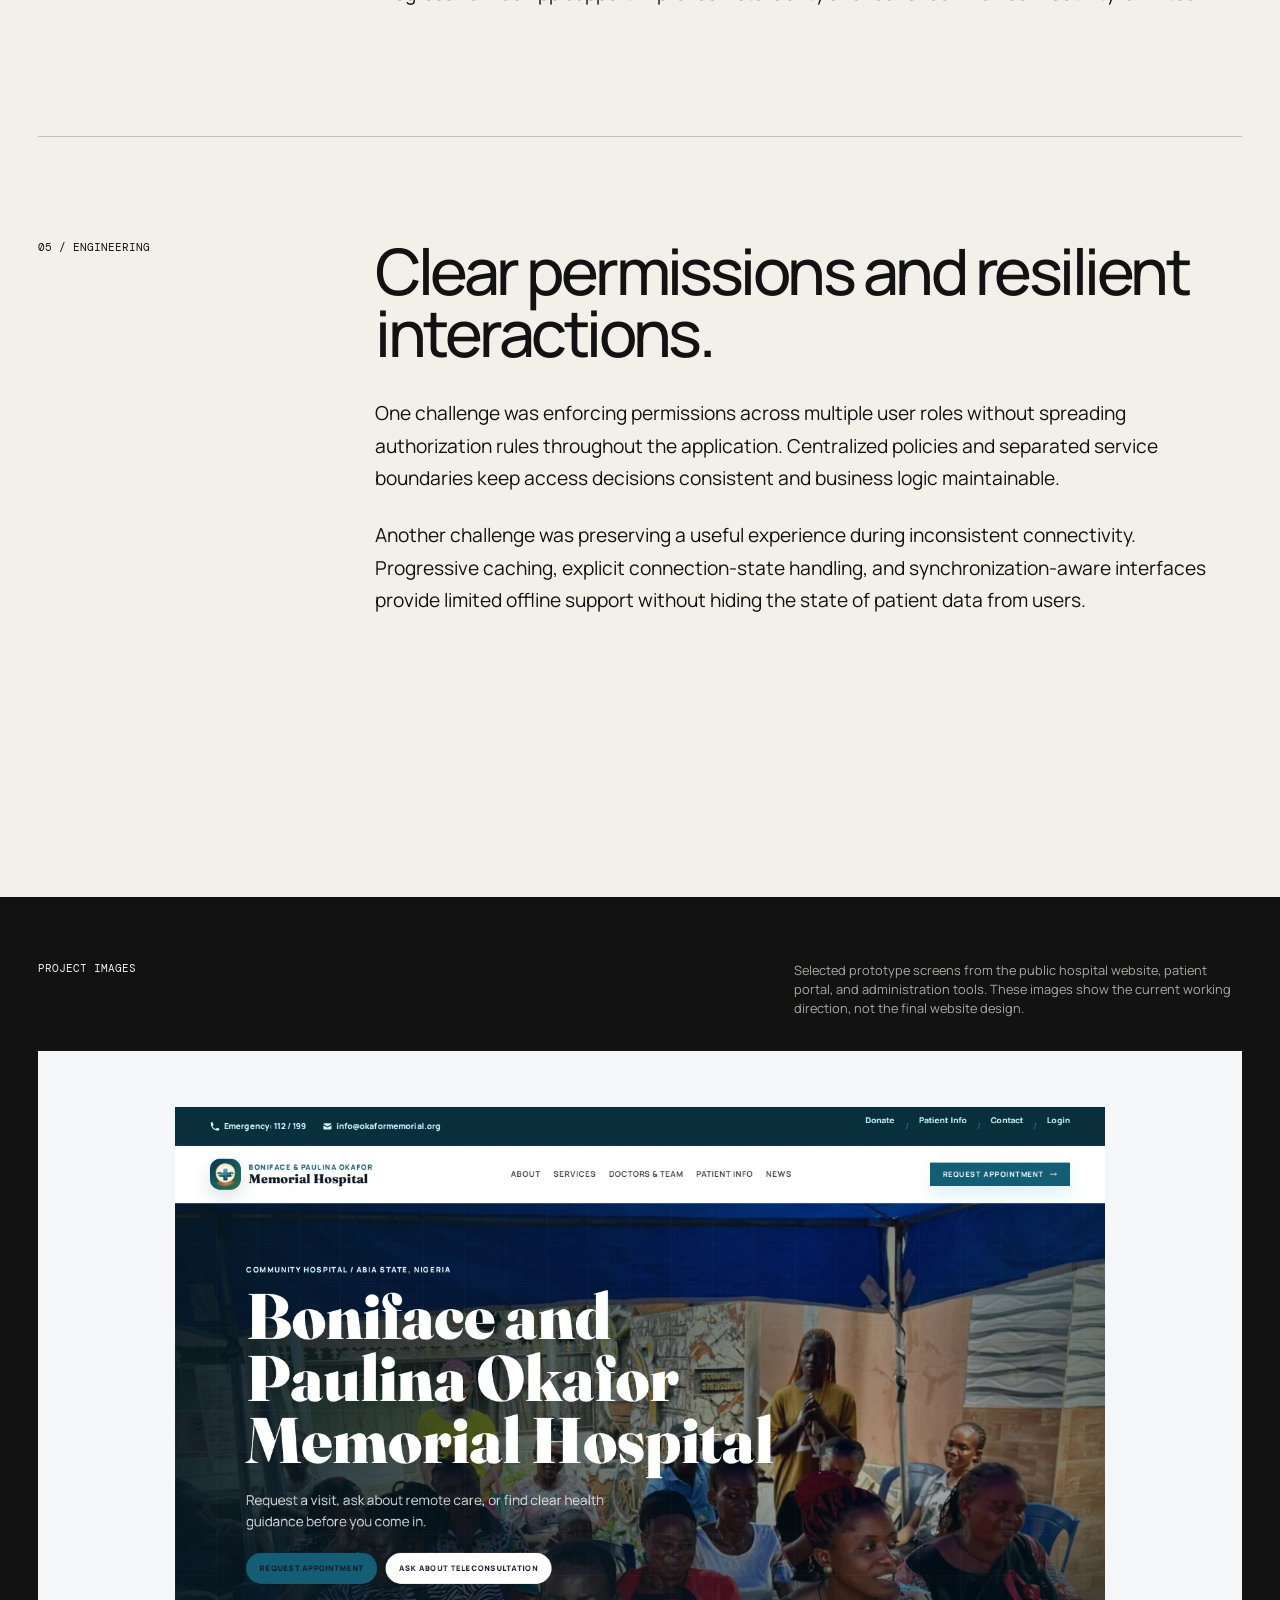
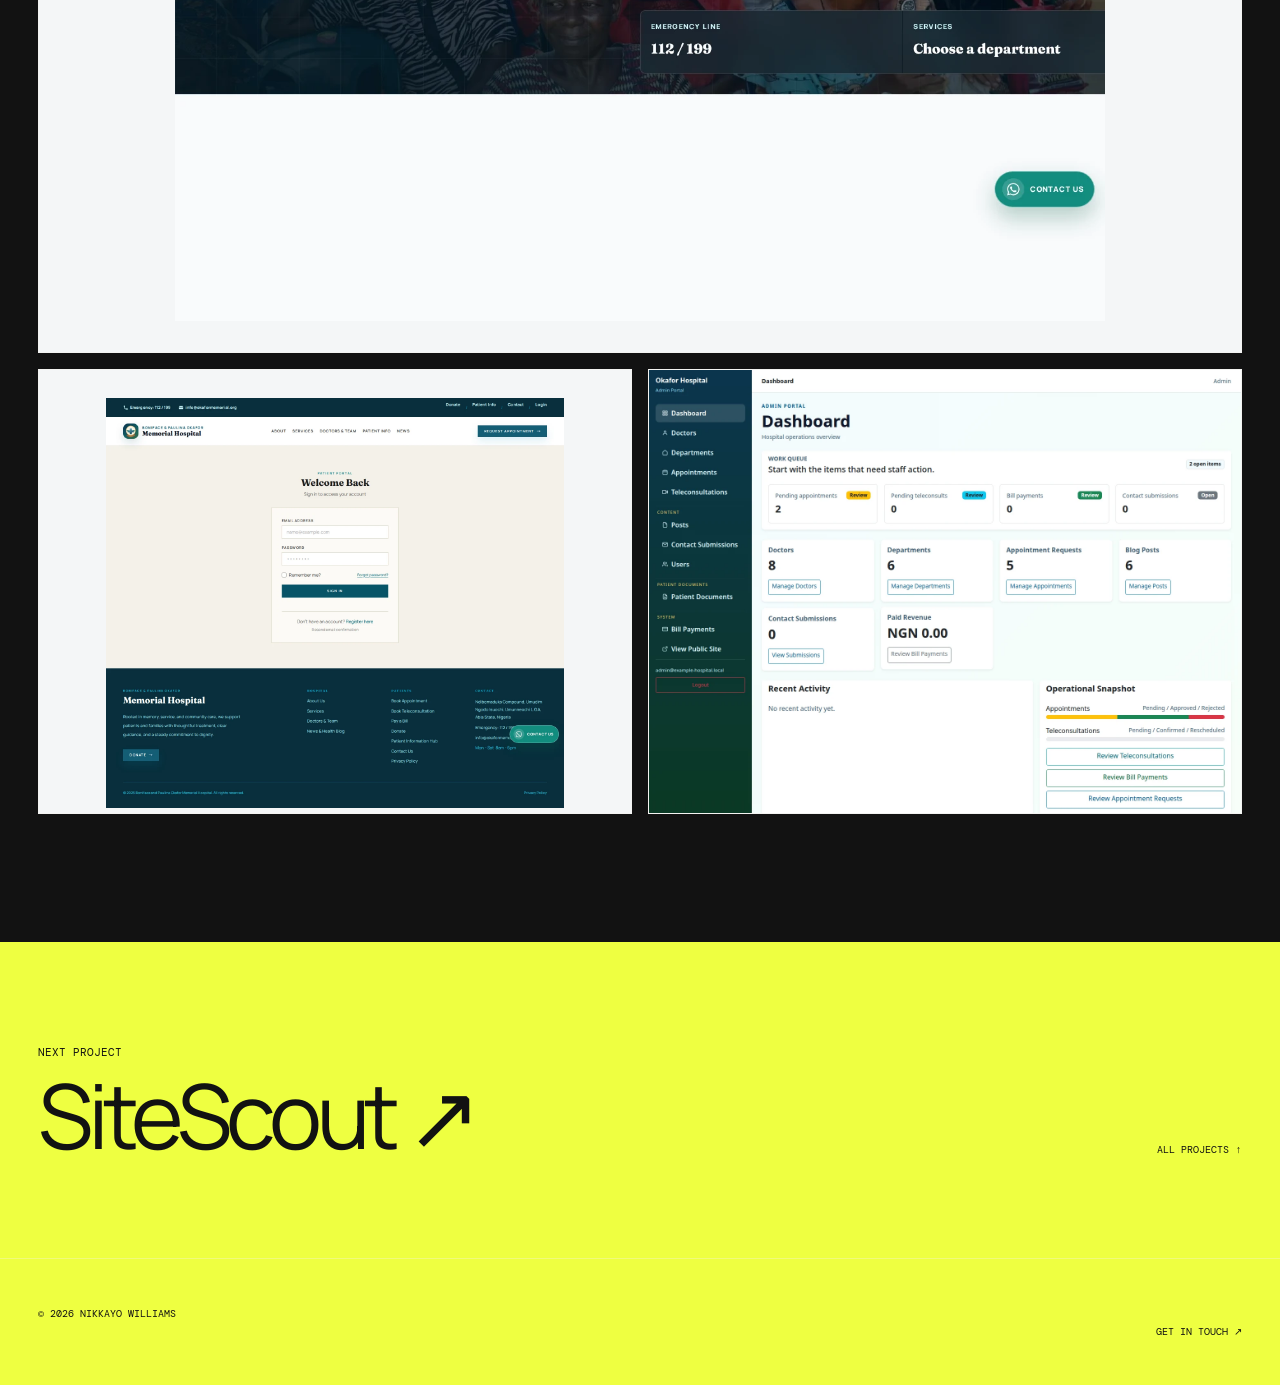
<file: projects/hospital-platform.html>
<!doctype html>
<html lang="en">
  <head>
    <meta charset="UTF-8" />
    <meta name="viewport" content="width=device-width, initial-scale=1.0" />
    <meta name="description" content="Boniface &amp; Paulina Okafor Memorial Hospital prototype management platform — a case study by Nikkayo Williams." />
    <meta name="theme-color" content="#eeff41" />
    <meta property="og:type" content="article" />
    <meta property="og:title" content="Hospital Management Platform — Nikkayo Williams" />
    <meta property="og:description" content="A prototype ASP.NET Core MVC platform connecting hospital information, patient services, clinical workflows, and administration." />
    <meta property="og:url" content="https://nikkayowill.github.io/projects/hospital-platform.html" />
    <meta name="twitter:card" content="summary" />
    <title>Hospital Management Platform — Nikkayo Williams</title>
    <link rel="canonical" href="https://nikkayowill.github.io/projects/hospital-platform.html" />
    <link rel="icon" href="../assets/favicon.svg" type="image/svg+xml" />
    <link rel="preconnect" href="https://fonts.googleapis.com" />
    <link rel="preconnect" href="https://fonts.gstatic.com" crossorigin />
    <link href="https://fonts.googleapis.com/css2?family=DM+Mono:wght@300;400;500&family=Manrope:wght@400;500;600&display=swap" rel="stylesheet" />
    <link rel="stylesheet" href="../styles.css" />
    <script src="../script.js" defer></script>
    <noscript><style>.reveal { opacity: 1; transform: none; }</style></noscript>
  </head>
  <body class="case-page">
    <a class="skip-link" href="#main">Skip to main content</a>
    <div class="noise" aria-hidden="true"></div>
    <div class="progress" aria-hidden="true"></div>

    <header class="site-header case-header">
      <a class="wordmark" href="../index.html" aria-label="Return to portfolio">NW<span>®</span></a>
      <nav aria-label="Project navigation">
        <a href="../index.html#work">Projects</a>
        <a href="../index.html#services">Website Packages</a>
        <a href="../index.html#about">About</a>
      </nav>
      <a class="availability" href="../index.html#contact">Start a project</a>
    </header>

    <main id="main">
      <section class="case-hero reveal">
        <div class="case-kicker">
          <span>Selected projects / 02</span>
          <span>Full-stack web application</span>
        </div>
        <h1>Boniface &amp; Paulina Okafor Memorial Hospital</h1>
        <p class="case-lede">A prototype ASP.NET Core MVC hospital management platform connecting public hospital information, patient services, clinical workflows, and administration in one application.</p>

        <dl class="case-facts">
          <div><dt>Role</dt><dd>Full-stack developer</dd></div>
          <div><dt>Status</dt><dd>Prototype in development</dd></div>
          <div><dt>Year</dt><dd>2026</dd></div>
          <div><dt>Platform</dt><dd>.NET 10 / SQL Server</dd></div>
        </dl>
        <div class="case-tags" aria-label="Technologies used">
          <span>ASP.NET Core MVC</span>
          <span>SQL Server</span>
          <span>Entity Framework Core</span>
          <span>Identity</span>
          <span>SignalR</span>
          <span>PWA</span>
        </div>
        <div class="case-actions">
          <span>Prototype case study</span>
        </div>
      </section>

      <div class="case-body">
        <section class="case-section reveal">
          <p class="eyebrow">01 / Problem</p>
          <div class="case-copy">
            <h2>One platform for connected hospital services.</h2>
            <p>The application addresses fragmented communication and manual workflows by giving patients, clinicians, and administrators structured tools for accessing information, requesting care, and managing daily hospital operations.</p>
          </div>
        </section>

        <section class="case-section reveal">
          <p class="eyebrow">02 / What I did</p>
          <div class="case-copy">
            <h2>Designed the structure for multiple hospital workflows.</h2>
            <ul>
              <li>Built public pages, patient flows, and administrative dashboard screens</li>
              <li>Modeled role-based access for patients, doctors, and administrators</li>
              <li>Implemented appointment, teleconsultation, notification, and management features</li>
              <li>Planned resilient interactions with real-time updates and limited offline support</li>
            </ul>
          </div>
        </section>

        <section class="case-section reveal">
          <p class="eyebrow">03 / Features</p>
          <div class="case-copy">
            <h2>Public access, patient care, and administration.</h2>
            <p>Public pages introduce the hospital’s services, doctors, and departments. Authenticated experiences support appointment requests, teleconsultations, patient notifications, payments, donations, and operational management.</p>
            <ul>
              <li>Public hospital pages</li>
              <li>Appointment requests</li>
              <li>Teleconsultations</li>
              <li>Secure patient portal</li>
              <li>Administrative dashboard</li>
              <li>Doctor and department management</li>
              <li>Payments and donations</li>
              <li>Real-time notifications</li>
            </ul>
          </div>
        </section>

        <section class="case-section reveal">
          <p class="eyebrow">04 / Architecture</p>
          <div class="case-copy">
            <h2>Server-rendered foundations with focused interactivity.</h2>
            <p>The platform uses ASP.NET Core MVC and Razor Views on .NET 10, with Entity Framework Core and SQL Server for relational data. ASP.NET Core Identity provides authentication and role-based authorization across patient, doctor, and administrator workflows.</p>
            <p>Tailwind CSS and Bootstrap 5 support the responsive interface, Alpine.js handles lightweight client-side interactions, and SignalR enables real-time consultation and notification updates. Progressive Web App support improves installability and resilience when connectivity is limited.</p>
          </div>
        </section>

        <section class="case-section reveal">
          <p class="eyebrow">05 / Engineering</p>
          <div class="case-copy">
            <h2>Clear permissions and resilient interactions.</h2>
            <p>One challenge was enforcing permissions across multiple user roles without spreading authorization rules throughout the application. Centralized policies and separated service boundaries keep access decisions consistent and business logic maintainable.</p>
            <p>Another challenge was preserving a useful experience during inconsistent connectivity. Progressive caching, explicit connection-state handling, and synchronization-aware interfaces provide limited offline support without hiding the state of patient data from users.</p>
          </div>
        </section>
      </div>

      <section class="case-media">
        <div class="case-media-inner">
          <div class="case-media-heading reveal">
            <p class="eyebrow">Project images</p>
            <p>Selected prototype screens from the public hospital website, patient portal, and administration tools. These images show the current working direction, not the final website design.</p>
          </div>
          <div class="media-grid media-grid--feature">
            <div class="media-preview media-preview--image media-preview--page media-preview--scaled reveal">
              <button class="media-zoom" type="button" aria-label="Expand Boniface public homepage screenshot">
                <img src="../assets/project_photos/boniface-home.webp" alt="Boniface and Paulina Okafor Memorial Hospital public homepage with appointment and teleconsultation calls to action" width="1440" height="1260" loading="lazy" decoding="async" />
              </button>
            </div>
            <div class="media-preview media-preview--image media-preview--page media-preview--scaled reveal">
              <button class="media-zoom" type="button" aria-label="Expand Boniface patient portal sign in screenshot">
                <img src="../assets/project_photos/boniface-login.webp" alt="Boniface Memorial Hospital patient portal sign in page" width="1440" height="1288" loading="lazy" decoding="async" />
              </button>
            </div>
            <div class="media-preview media-preview--image media-preview--page reveal">
              <button class="media-zoom" type="button" aria-label="Expand Boniface admin dashboard screenshot">
                <img src="../assets/project_photos/boniface-admin-dashboard.webp" alt="Boniface Memorial Hospital admin dashboard with work queue and operational metrics" width="1440" height="1108" loading="lazy" decoding="async" />
              </button>
            </div>
          </div>
        </div>
      </section>

      <section class="case-next">
        <div>
          <p class="eyebrow">Next project</p>
          <a href="sitescout.html">SiteScout ↗</a>
        </div>
        <a href="../index.html#work">All projects ↑</a>
      </section>
    </main>

    <footer class="case-next">
      <p>© <span id="year"></span> Nikkayo Williams</p>
      <a href="../index.html#contact">Get in touch ↗</a>
    </footer>
  </body>
</html>
</file>
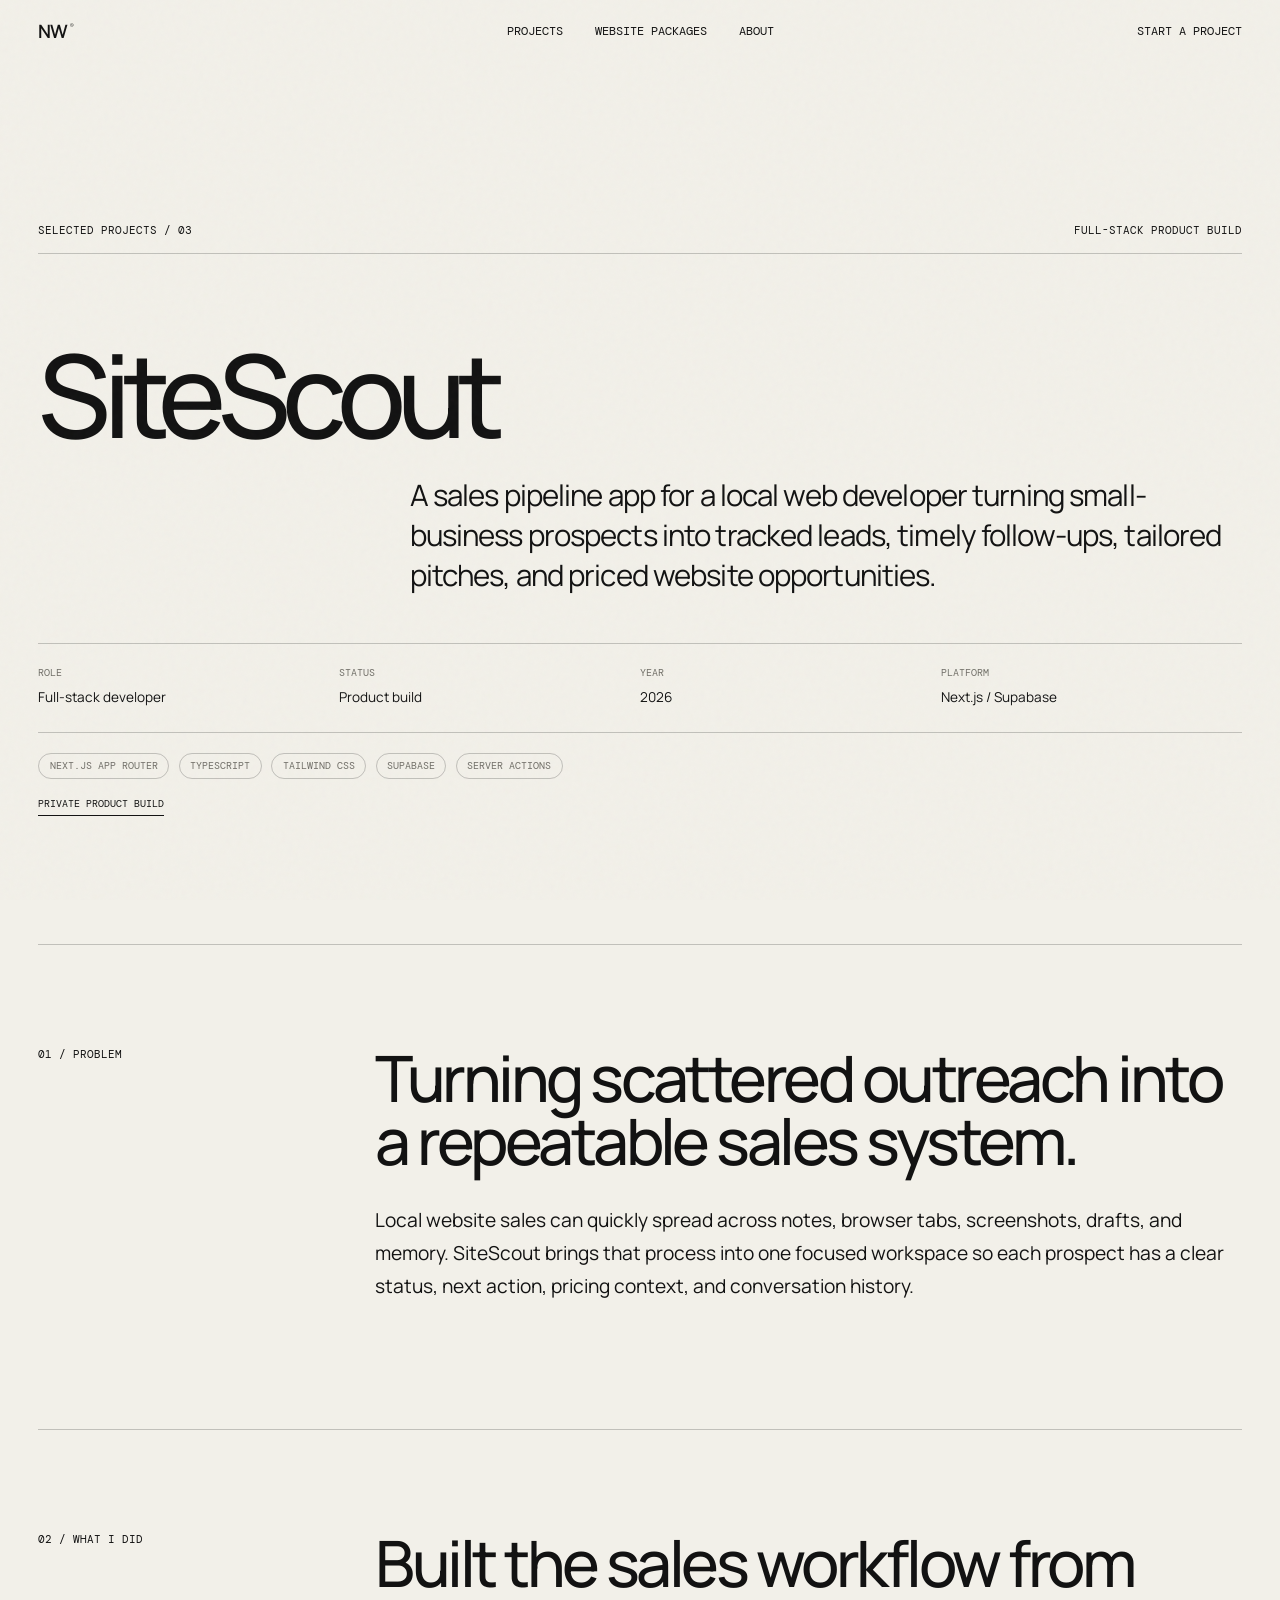
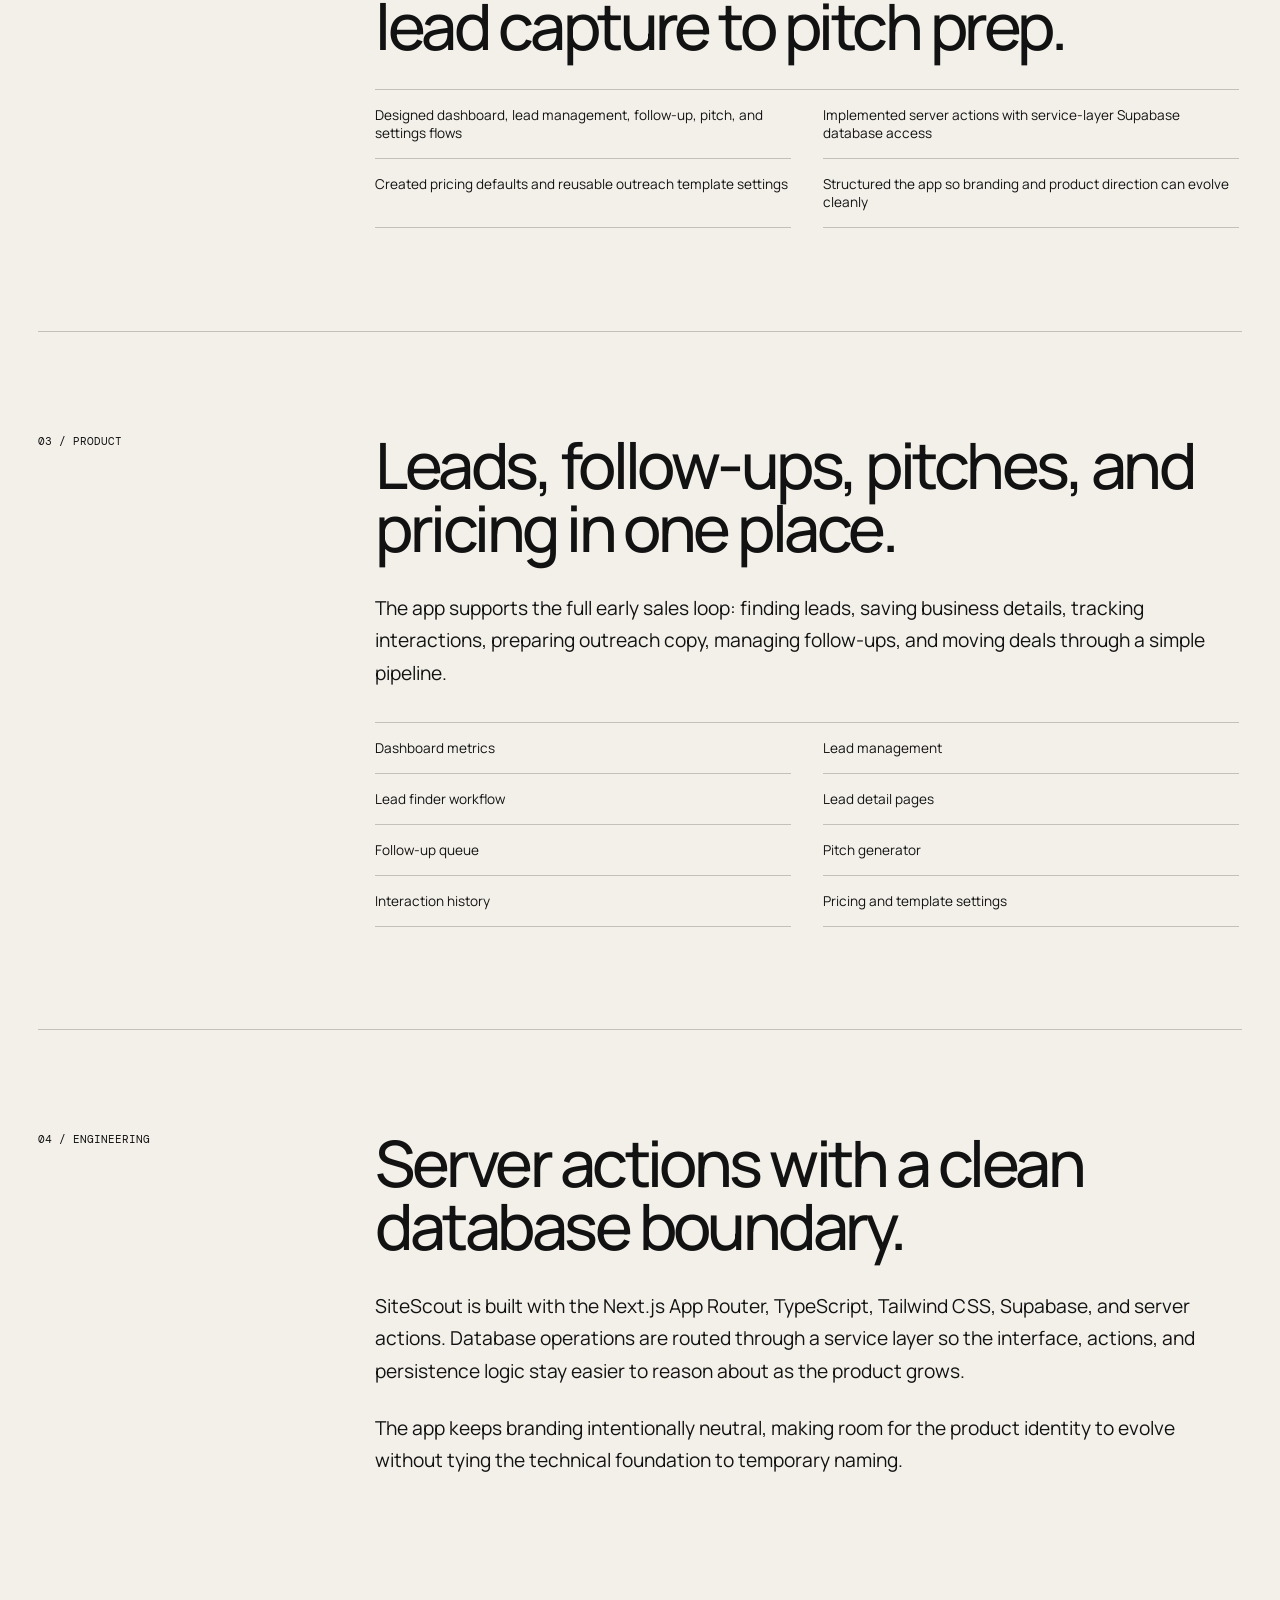
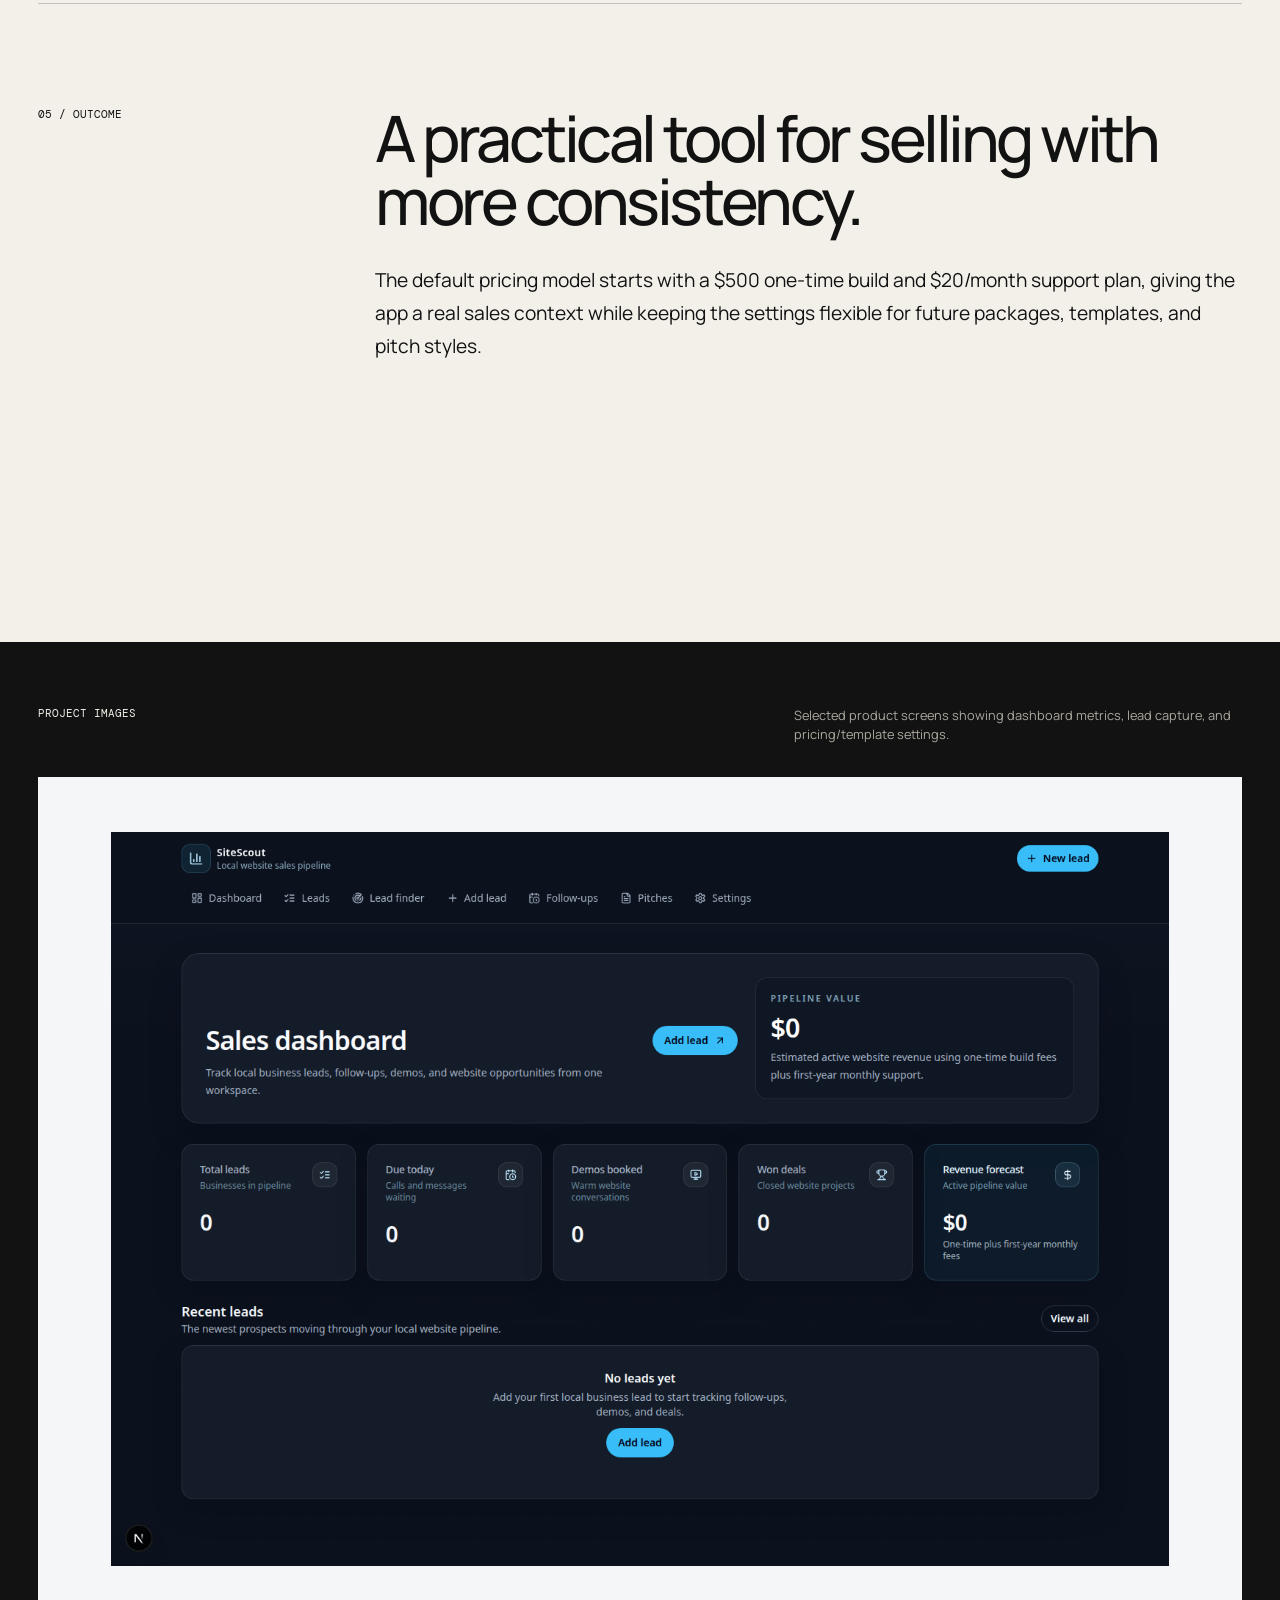
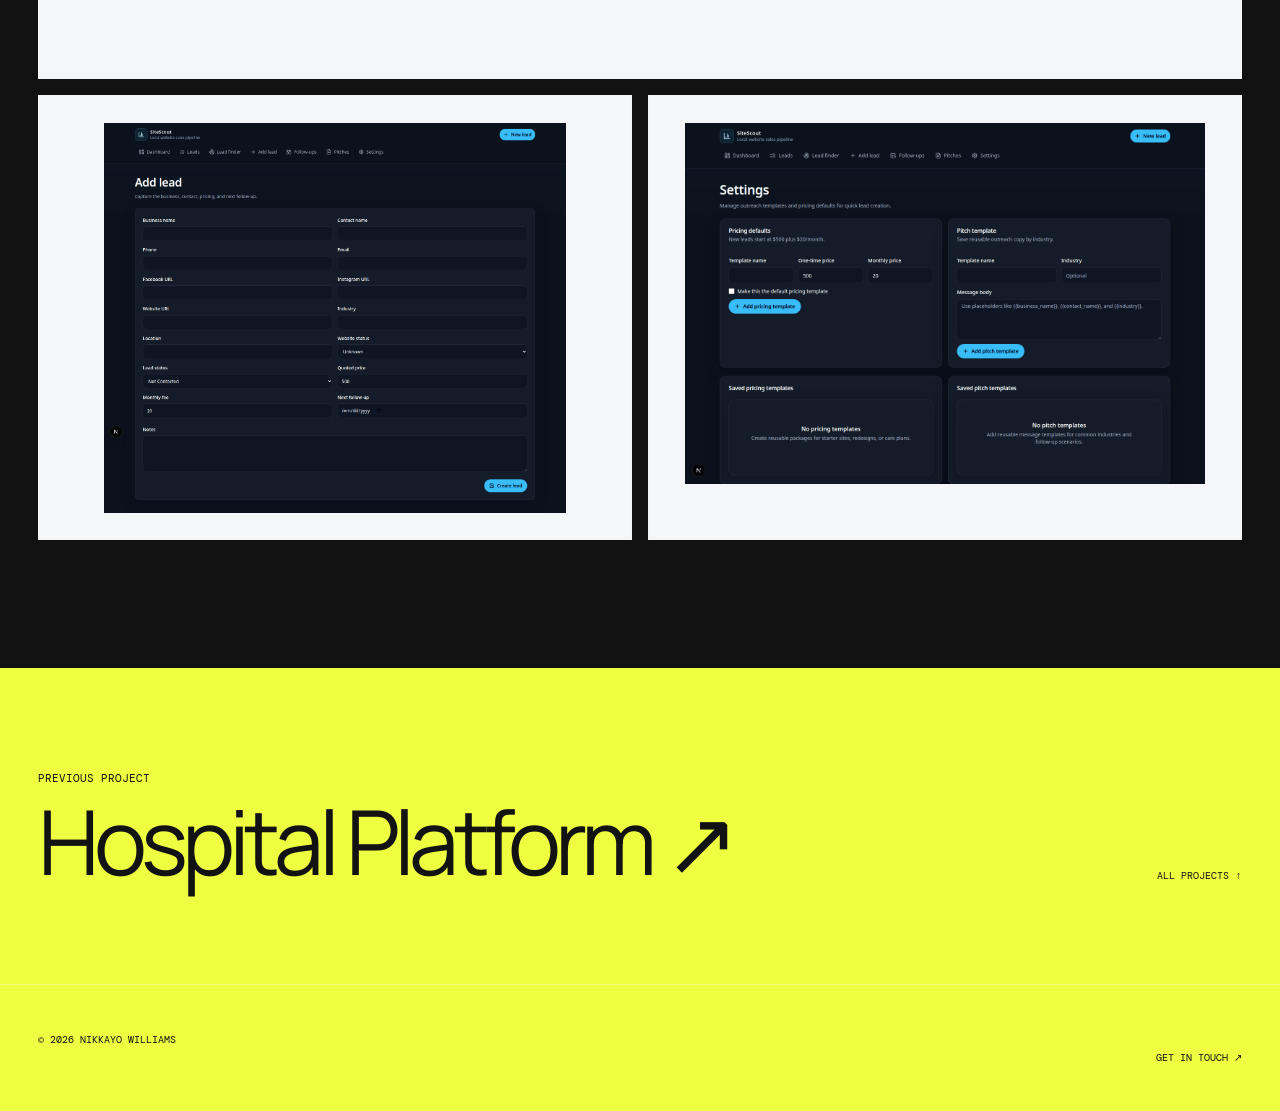
<file: projects/sitescout.html>
<!doctype html>
<html lang="en">
  <head>
    <meta charset="UTF-8" />
    <meta name="viewport" content="width=device-width, initial-scale=1.0" />
    <meta name="description" content="SiteScout — a Next.js and Supabase sales pipeline app for tracking local website leads, follow-ups, pitches, demos, pricing, and outreach copy." />
    <meta name="theme-color" content="#eeff41" />
    <meta property="og:type" content="article" />
    <meta property="og:title" content="SiteScout — Nikkayo Williams" />
    <meta property="og:description" content="A local sales pipeline app for website leads, follow-ups, pitch generation, pricing, and outreach workflows." />
    <meta property="og:url" content="https://nikkayowill.github.io/projects/sitescout.html" />
    <meta name="twitter:card" content="summary" />
    <title>SiteScout — Nikkayo Williams</title>
    <link rel="canonical" href="https://nikkayowill.github.io/projects/sitescout.html" />
    <link rel="icon" href="../assets/favicon.svg" type="image/svg+xml" />
    <link rel="preconnect" href="https://fonts.googleapis.com" />
    <link rel="preconnect" href="https://fonts.gstatic.com" crossorigin />
    <link href="https://fonts.googleapis.com/css2?family=DM+Mono:wght@300;400;500&family=Manrope:wght@400;500;600&display=swap" rel="stylesheet" />
    <link rel="stylesheet" href="../styles.css" />
    <script src="../script.js" defer></script>
    <noscript><style>.reveal { opacity: 1; transform: none; }</style></noscript>
  </head>
  <body class="case-page">
    <a class="skip-link" href="#main">Skip to main content</a>
    <div class="noise" aria-hidden="true"></div>
    <div class="progress" aria-hidden="true"></div>

    <header class="site-header case-header">
      <a class="wordmark" href="../index.html" aria-label="Return to portfolio">NW<span>®</span></a>
      <nav aria-label="Project navigation">
        <a href="../index.html#work">Projects</a>
        <a href="../index.html#services">Website Packages</a>
        <a href="../index.html#about">About</a>
      </nav>
      <a class="availability" href="../index.html#contact">Start a project</a>
    </header>

    <main id="main">
      <section class="case-hero reveal">
        <div class="case-kicker">
          <span>Selected projects / 03</span>
          <span>Full-stack product build</span>
        </div>
        <h1>SiteScout</h1>
        <p class="case-lede">A sales pipeline app for a local web developer turning small-business prospects into tracked leads, timely follow-ups, tailored pitches, and priced website opportunities.</p>

        <dl class="case-facts">
          <div><dt>Role</dt><dd>Full-stack developer</dd></div>
          <div><dt>Status</dt><dd>Product build</dd></div>
          <div><dt>Year</dt><dd>2026</dd></div>
          <div><dt>Platform</dt><dd>Next.js / Supabase</dd></div>
        </dl>
        <div class="case-tags" aria-label="Technologies used">
          <span>Next.js App Router</span>
          <span>TypeScript</span>
          <span>Tailwind CSS</span>
          <span>Supabase</span>
          <span>Server actions</span>
        </div>
        <div class="case-actions">
          <span>Private product build</span>
        </div>
      </section>

      <div class="case-body">
        <section class="case-section reveal">
          <p class="eyebrow">01 / Problem</p>
          <div class="case-copy">
            <h2>Turning scattered outreach into a repeatable sales system.</h2>
            <p>Local website sales can quickly spread across notes, browser tabs, screenshots, drafts, and memory. SiteScout brings that process into one focused workspace so each prospect has a clear status, next action, pricing context, and conversation history.</p>
          </div>
        </section>

        <section class="case-section reveal">
          <p class="eyebrow">02 / What I did</p>
          <div class="case-copy">
            <h2>Built the sales workflow from lead capture to pitch prep.</h2>
            <ul>
              <li>Designed dashboard, lead management, follow-up, pitch, and settings flows</li>
              <li>Implemented server actions with service-layer Supabase database access</li>
              <li>Created pricing defaults and reusable outreach template settings</li>
              <li>Structured the app so branding and product direction can evolve cleanly</li>
            </ul>
          </div>
        </section>

        <section class="case-section reveal">
          <p class="eyebrow">03 / Product</p>
          <div class="case-copy">
            <h2>Leads, follow-ups, pitches, and pricing in one place.</h2>
            <p>The app supports the full early sales loop: finding leads, saving business details, tracking interactions, preparing outreach copy, managing follow-ups, and moving deals through a simple pipeline.</p>
            <ul>
              <li>Dashboard metrics</li>
              <li>Lead management</li>
              <li>Lead finder workflow</li>
              <li>Lead detail pages</li>
              <li>Follow-up queue</li>
              <li>Pitch generator</li>
              <li>Interaction history</li>
              <li>Pricing and template settings</li>
            </ul>
          </div>
        </section>

        <section class="case-section reveal">
          <p class="eyebrow">04 / Engineering</p>
          <div class="case-copy">
            <h2>Server actions with a clean database boundary.</h2>
            <p>SiteScout is built with the Next.js App Router, TypeScript, Tailwind CSS, Supabase, and server actions. Database operations are routed through a service layer so the interface, actions, and persistence logic stay easier to reason about as the product grows.</p>
            <p>The app keeps branding intentionally neutral, making room for the product identity to evolve without tying the technical foundation to temporary naming.</p>
          </div>
        </section>

        <section class="case-section reveal">
          <p class="eyebrow">05 / Outcome</p>
          <div class="case-copy">
            <h2>A practical tool for selling with more consistency.</h2>
            <p>The default pricing model starts with a $500 one-time build and $20/month support plan, giving the app a real sales context while keeping the settings flexible for future packages, templates, and pitch styles.</p>
          </div>
        </section>
      </div>

      <section class="case-media">
        <div class="case-media-inner">
          <div class="case-media-heading reveal">
            <p class="eyebrow">Project images</p>
            <p>Selected product screens showing dashboard metrics, lead capture, and pricing/template settings.</p>
          </div>
          <div class="media-grid media-grid--feature">
            <div class="media-preview media-preview--image media-preview--page media-preview--scaled reveal">
              <button class="media-zoom" type="button" aria-label="Expand SiteScout dashboard screenshot">
                <img src="../assets/project_photos/01-dashboard.png" alt="SiteScout dashboard with sales metrics, pipeline status, follow-up counts, and recent activity" width="1440" height="1000" loading="lazy" decoding="async" />
              </button>
            </div>
            <div class="media-preview media-preview--image media-preview--page media-preview--scaled reveal">
              <button class="media-zoom" type="button" aria-label="Expand SiteScout add lead screenshot">
                <img src="../assets/project_photos/03-add-lead.png" alt="SiteScout add lead form for saving business details, contact information, status, pricing, and next follow-up" width="1440" height="1215" loading="lazy" decoding="async" />
              </button>
            </div>
            <div class="media-preview media-preview--image media-preview--page media-preview--scaled reveal">
              <button class="media-zoom" type="button" aria-label="Expand SiteScout settings screenshot">
                <img src="../assets/project_photos/07-settings.png" alt="SiteScout settings page for pricing defaults and reusable pitch templates" width="1440" height="1000" loading="lazy" decoding="async" />
              </button>
            </div>
          </div>
        </div>
      </section>

      <section class="case-next">
        <div>
          <p class="eyebrow">Previous project</p>
          <a href="hospital-platform.html">Hospital Platform ↗</a>
        </div>
        <a href="../index.html#work">All projects ↑</a>
      </section>
    </main>

    <footer class="case-next">
      <p>© <span id="year"></span> Nikkayo Williams</p>
      <a href="../index.html#contact">Get in touch ↗</a>
    </footer>
  </body>
</html>
</file>
<file: styles.css>
:root {
  --ink: #121212;
  --paper: #f2f0e9;
  --acid: #eeff41;
  --muted: #716f68;
  --line: rgba(18, 18, 18, 0.22);
  --pad: clamp(1.25rem, 3vw, 3.25rem);
}

* { box-sizing: border-box; }
html { scroll-behavior: smooth; }
body {
  margin: 0;
  color: var(--ink);
  background: var(--paper);
  font-family: "Manrope", sans-serif;
  overflow-x: hidden;
}
a { color: inherit; text-decoration: none; }
::selection { color: var(--ink); background: var(--acid); }
:focus-visible { outline: 3px solid currentColor; outline-offset: .3rem; }
.skip-link { position: fixed; z-index: 100; top: 1rem; left: 1rem; padding: .8rem 1rem; color: var(--paper); background: var(--ink); font: .7rem/1 "DM Mono", monospace; text-transform: uppercase; transform: translateY(-200%); transition: transform .2s; }
.skip-link:focus { transform: translateY(0); }

.noise {
  position: fixed;
  inset: 0;
  z-index: 20;
  opacity: .035;
  pointer-events: none;
  background-image: url("data:image/svg+xml,%3Csvg viewBox='0 0 180 180' xmlns='http://www.w3.org/2000/svg'%3E%3Cfilter id='n'%3E%3CfeTurbulence type='fractalNoise' baseFrequency='.9' numOctaves='3' stitchTiles='stitch'/%3E%3C/filter%3E%3Crect width='100%25' height='100%25' filter='url(%23n)' opacity='.8'/%3E%3C/svg%3E");
}
.progress { position: fixed; inset: 0 auto auto 0; z-index: 30; height: 3px; width: 0; background: var(--acid); }

.site-header {
  position: absolute;
  z-index: 10;
  top: 0;
  left: 0;
  width: 100%;
  display: grid;
  grid-template-columns: 1fr auto 1fr;
  align-items: center;
  padding: 1.4rem var(--pad);
  font: 400 .72rem/1 "DM Mono", monospace;
  text-transform: uppercase;
}
.wordmark { font: 600 1.15rem/1 Manrope, sans-serif; letter-spacing: -.08em; }
.wordmark span { vertical-align: top; margin-left: .2rem; font: 400 .4rem/1 "DM Mono", monospace; }
nav { display: flex; gap: 2rem; }
nav a, footer a { position: relative; }
nav a::after, footer a::after { content: ""; position: absolute; left: 0; bottom: -.3rem; width: 100%; height: 1px; background: currentColor; transform: scaleX(0); transform-origin: right; transition: transform .35s ease; }
nav a:hover::after, footer a:hover::after { transform: scaleX(1); transform-origin: left; }
.availability { justify-self: end; margin: 0; }

.hero { position: relative; min-height: 100svh; padding: 8rem var(--pad) 2rem; display: flex; flex-direction: column; justify-content: center; overflow: hidden; }
.hero-meta { display: grid; grid-template-columns: 1fr 1fr auto; padding-bottom: 1rem; border-bottom: 1px solid var(--line); font: .68rem/1 "DM Mono", monospace; text-transform: uppercase; }
.hero-greeting { position: relative; z-index: 2; max-width: 38rem; margin: clamp(1.5rem, 4vh, 3rem) 0 0; font-size: clamp(1.35rem, 2.8vw, 3.1rem); line-height: 1.05; letter-spacing: -.055em; }
.hero-greeting span { color: var(--muted); }
.hero h1 { position: relative; z-index: 2; margin: clamp(1.25rem, 4.5vh, 3.75rem) 0; font-size: clamp(3.85rem, 11.4vw, 10.8rem); line-height: .79; letter-spacing: -.075em; font-weight: 500; }
.hero h1 .line { display: block; overflow: hidden; }
.hero h1 .line > span { display: block; transform: translateY(110%); animation: title-in 1.1s cubic-bezier(.16,1,.3,1) forwards; }
.hero h1 .line:nth-child(2) > span { animation-delay: .09s; }
.hero h1 .line:nth-child(3) > span { animation-delay: .18s; }
.line-indent { padding-left: 13vw; }
h1 em, .contact-link em { font-family: Georgia, serif; font-weight: 400; }
@keyframes title-in { to { transform: translateY(0); } }

.hero-bottom { display: grid; grid-template-columns: 1fr minmax(16rem, 26rem); align-items: end; margin-top: auto; }
.hero-intro > p { margin: 0; font-size: clamp(.9rem, 1.2vw, 1.1rem); line-height: 1.55; }
.hero-paths { display: grid; grid-template-columns: 1fr 1fr; gap: 1rem; margin-top: 1.5rem; }
.hero-paths a { display: flex; justify-content: space-between; gap: 1rem; padding-top: .75rem; border-top: 1px solid var(--line); font: .62rem/1.3 "DM Mono", monospace; text-transform: uppercase; }
.hero-paths a span { transition: transform .3s; }
.hero-paths a:hover span { transform: translate(.2rem, .2rem); }
.hero-paths .cv-link { outline: 1px solid var(--ink); outline-offset: .35rem; }
.circle-link { width: 5.5rem; height: 5.5rem; border: 1px solid var(--ink); border-radius: 50%; display: flex; flex-direction: column; align-items: center; justify-content: center; gap: .55rem; font: .65rem/1 "DM Mono", monospace; text-transform: uppercase; transition: color .4s, background .4s, transform .4s; }
.circle-link svg { width: 1rem; fill: none; stroke: currentColor; stroke-width: 1.5; }
.circle-link:hover { color: var(--paper); background: var(--ink); transform: rotate(-8deg); }
.hero-orbit { position: absolute; width: clamp(14rem, 27vw, 27rem); aspect-ratio: 1; border: 1px solid var(--line); border-radius: 50%; right: 5vw; top: 25%; animation: spin 24s linear infinite; }
.hero-orbit .orb { position: absolute; inset: 18%; border-radius: 50%; background: var(--acid); filter: blur(1px); opacity: .78; }
.hero-orbit span { position: absolute; padding: .25rem; background: var(--paper); font: .58rem/1 "DM Mono", monospace; text-transform: uppercase; }
.hero-orbit span:nth-of-type(1) { top: -6px; left: 48%; }
.hero-orbit span:nth-of-type(2) { right: -13px; top: 50%; }
.hero-orbit span:nth-of-type(3) { bottom: 8%; left: 10%; }
@keyframes spin { to { transform: rotate(360deg); } }

.section-pad { padding: clamp(6rem, 13vw, 12rem) var(--pad); }
.eyebrow { margin: 0; font: .68rem/1.3 "DM Mono", monospace; text-transform: uppercase; }
.statement { display: grid; grid-template-columns: 1fr 3fr; border-top: 1px solid var(--line); }
.statement-copy { max-width: 65rem; margin: 0; font-size: clamp(2.1rem, 5.1vw, 5.25rem); line-height: 1.04; letter-spacing: -.055em; }
.statement-copy span { color: var(--muted); }

.work { color: var(--paper); background: var(--ink); }
.section-heading { display: grid; grid-template-columns: 1fr 2fr 1fr; align-items: end; margin-bottom: clamp(4rem, 9vw, 8rem); }
.section-heading h2, .about h2, .journey h2 { margin: 0; font-size: clamp(3rem, 7.3vw, 7.3rem); line-height: .92; letter-spacing: -.065em; font-weight: 500; }
.work-note { max-width: 16rem; margin: 0 0 .25rem auto; color: #aaa89f; font-size: .85rem; line-height: 1.55; }
.project { position: relative; display: grid; grid-template-columns: 1fr 5fr 1fr auto; align-items: center; gap: 1rem; min-height: 10rem; border-top: 1px solid rgba(242,240,233,.25); transition: padding .45s cubic-bezier(.16,1,.3,1); overflow: hidden; }
.project:last-child { border-bottom: 1px solid rgba(242,240,233,.25); }
.project::before { content: ""; position: absolute; inset: 100% 0 0; background: var(--hover); transition: inset .45s cubic-bezier(.16,1,.3,1); }
.project:hover::before { inset: 0; }
.project:hover { color: var(--ink); padding-inline: 1.25rem; }
.project > * { position: relative; z-index: 1; }
.project-number, .project-year { font: .65rem/1 "DM Mono", monospace; }
.project h3 { margin: 0 0 .5rem; font-size: clamp(2rem, 4.5vw, 4.5rem); line-height: 1; letter-spacing: -.05em; font-weight: 500; }
.project p { margin: 0; color: #aaa89f; font: .65rem/1 "DM Mono", monospace; text-transform: uppercase; transition: color .3s; }
.project:hover p { color: var(--ink); }
.project-arrow { font-size: 2rem; transition: transform .35s; }
.project:hover .project-arrow { transform: rotate(45deg); }
.project-static:hover::before { inset: 100% 0 0; }
.project-static:hover { color: inherit; padding-inline: 0; }
.project-static:hover p { color: #aaa89f; }
.project-static:hover .project-arrow { transform: none; }

.services { background: var(--acid); }
.service-note { max-width: 18rem; margin: 0 0 .25rem auto; color: #4d501d; font-size: .85rem; line-height: 1.55; }
.service-grid { display: grid; grid-template-columns: repeat(3, 1fr); border-top: 1px solid var(--line); border-bottom: 1px solid var(--line); }
.service-card { display: flex; min-height: 34rem; padding: 2rem; flex-direction: column; border-right: 1px solid var(--line); }
.service-card:first-child { padding-left: 0; }
.service-card:last-child { padding-right: 0; border-right: 0; }
.service-meta { display: flex; justify-content: space-between; color: #60631f; font: .62rem/1 "DM Mono", monospace; text-transform: uppercase; }
.service-card h3 { margin: 4rem 0 1.25rem; font-size: clamp(2rem, 3.1vw, 3.4rem); line-height: .95; letter-spacing: -.055em; font-weight: 500; }
.service-card > p { max-width: 24rem; margin: 0; font-size: .9rem; line-height: 1.6; }
.service-card ul { margin: 2rem 0 3rem; padding: 0; list-style: none; border-top: 1px solid var(--line); }
.service-card li { padding: .8rem 0; border-bottom: 1px solid var(--line); font-size: .75rem; }
.service-card > a { display: flex; justify-content: space-between; margin-top: auto; padding-top: 1rem; border-top: 1px solid var(--ink); font: .65rem/1 "DM Mono", monospace; text-transform: uppercase; }
.service-card > a span { transition: transform .3s; }
.service-card > a:hover span { transform: translate(.25rem, -.25rem); }
.service-process { display: grid; grid-template-columns: 1fr 3fr; gap: 3rem; padding: clamp(4rem, 8vw, 7rem) 0; border-bottom: 1px solid var(--line); }
.service-process h3 { max-width: 28rem; margin: 1.5rem 0 0; font-size: clamp(2rem, 3.6vw, 3.8rem); line-height: 1; letter-spacing: -.055em; font-weight: 500; }
.service-process ol { display: grid; grid-template-columns: 1fr 1fr; margin: 0; padding: 0; list-style: none; border-top: 1px solid var(--line); }
.service-process li { display: grid; grid-template-columns: 2rem 1fr; gap: .75rem; padding: 1.5rem 1.5rem 2.5rem 0; border-bottom: 1px solid var(--line); }
.service-process li:nth-child(odd) { border-right: 1px solid var(--line); }
.service-process li:nth-child(even) { padding-left: 1.5rem; }
.service-process li span { color: #60631f; font: .62rem/1.5 "DM Mono", monospace; }
.service-process li strong { font-size: .9rem; font-weight: 600; }
.service-process li p { grid-column: 2; margin: 0; color: #4d501d; font-size: .75rem; line-height: 1.55; }
.service-footnote { max-width: 36rem; margin: 2rem 0 0 auto; color: #4d501d; font: .66rem/1.5 "DM Mono", monospace; text-transform: uppercase; }

.about { display: grid; grid-template-columns: 1fr 1fr; gap: 6vw; }
.about-sticky { align-self: start; position: sticky; top: 2rem; }
.about-sticky .eyebrow { margin-bottom: 6rem; }
.about-copy { padding-top: 8rem; }
.about-copy > p { margin: 0 0 3rem; max-width: 40rem; font-size: clamp(1.35rem, 2.5vw, 2.4rem); line-height: 1.26; letter-spacing: -.035em; }
.about-copy > p:nth-of-type(2) { color: var(--muted); }
.about-portrait { margin: clamp(3rem, 6vw, 5rem) 0; }
.about-portrait-frame { aspect-ratio: 4 / 5; overflow: hidden; background: #d8d6ce; }
.about-portrait img { display: block; width: 100%; height: 100%; object-fit: cover; object-position: 50% 42%; filter: saturate(.9) contrast(1.02); transition: transform .8s cubic-bezier(.16,1,.3,1), filter .8s ease; }
.about-portrait:hover img { transform: scale(1.025); filter: saturate(1) contrast(1); }
.about-portrait figcaption { display: flex; justify-content: space-between; gap: 1rem; margin-top: .75rem; color: var(--muted); font: .62rem/1.4 "DM Mono", monospace; text-transform: uppercase; }
.capabilities { margin-top: 8rem; }
.capabilities .eyebrow { margin-bottom: 2rem; }
.capabilities ul { margin: 0; padding: 0; list-style: none; border-top: 1px solid var(--line); }
.capabilities li { padding: 1.1rem 0; border-bottom: 1px solid var(--line); font-size: .95rem; }
.capabilities li span { display: inline-block; width: 3.5rem; color: var(--muted); font: .65rem/1 "DM Mono", monospace; }

.journey { color: var(--paper); background: #38236d; }
.journey-heading { display: grid; grid-template-columns: 1fr 2fr 1fr; align-items: end; margin-bottom: clamp(5rem, 10vw, 9rem); }
.journey-heading > p:last-child { max-width: 18rem; margin: 0 0 .25rem auto; color: #cfc8e6; font-size: .85rem; line-height: 1.55; }
.timeline { margin: 0; padding: 0; list-style: none; border-top: 1px solid rgba(242,240,233,.35); }
.timeline li { display: grid; grid-template-columns: minmax(6rem, 1fr) 2rem minmax(0, 3fr); gap: 2rem; padding: 3rem 0; border-bottom: 1px solid rgba(242,240,233,.35); }
.timeline-date { margin: 0; color: #cfc8e6; font: .68rem/1.3 "DM Mono", monospace; text-transform: uppercase; }
.timeline-node { position: relative; align-self: stretch; }
.timeline-node::before { content: ""; position: absolute; top: -3rem; bottom: -3rem; left: 50%; width: 1px; background: rgba(242,240,233,.45); transform: translateX(-50%); }
.timeline-node::after { content: ""; position: absolute; top: .05rem; left: 50%; width: .7rem; height: .7rem; border: 2px solid #38236d; border-radius: 50%; background: var(--acid); box-shadow: 0 0 0 1px rgba(242,240,233,.6); transform: translateX(-50%); }
.timeline li:first-child .timeline-node::before { top: .4rem; }
.timeline li:last-of-type .timeline-node::before { bottom: calc(100% - .4rem); }
.timeline h3 { margin: .7rem 0 1rem; max-width: 50rem; font-size: clamp(2rem, 4.2vw, 4.3rem); line-height: 1; letter-spacing: -.05em; font-weight: 500; }
.timeline li > div > p:last-child { max-width: 38rem; margin: 0; color: #cfc8e6; font-size: .88rem; line-height: 1.6; }

.case-page { background: var(--paper); }
.case-header { position: relative; }
.case-hero { padding: 10rem var(--pad) clamp(5rem, 10vw, 9rem); }
.case-kicker { display: flex; justify-content: space-between; gap: 2rem; padding-bottom: 1rem; border-bottom: 1px solid var(--line); font: .68rem/1.3 "DM Mono", monospace; text-transform: uppercase; }
.case-hero h1 { max-width: 78rem; margin: clamp(2.5rem, 7vw, 6rem) 0 2rem; font-size: clamp(3.5rem, 9vw, 9rem); line-height: .87; letter-spacing: -.075em; font-weight: 500; }
.case-lede { max-width: 52rem; margin: 0 0 3rem auto; font-size: clamp(1.25rem, 2.3vw, 2.1rem); line-height: 1.35; letter-spacing: -.03em; }
.case-facts { display: grid; grid-template-columns: repeat(4, 1fr); margin: 0; padding: 1.5rem 0; border-top: 1px solid var(--line); border-bottom: 1px solid var(--line); }
.case-facts div { padding-right: 1.5rem; }
.case-facts dt { margin-bottom: .6rem; color: var(--muted); font: .62rem/1 "DM Mono", monospace; text-transform: uppercase; }
.case-facts dd { margin: 0; font-size: .85rem; line-height: 1.45; }
.case-tags { display: flex; flex-wrap: wrap; gap: .6rem; margin-top: 1.25rem; }
.case-tags span { padding: .45rem .65rem; border: 1px solid var(--line); border-radius: 999px; color: var(--muted); font: .6rem/1 "DM Mono", monospace; text-transform: uppercase; }
.case-actions { display: flex; flex-wrap: wrap; gap: 1rem; margin-top: 1.25rem; font: .65rem/1 "DM Mono", monospace; text-transform: uppercase; }
.case-actions a, .case-actions span { display: inline-flex; padding-bottom: .35rem; border-bottom: 1px solid currentColor; }
.case-body { padding: 0 var(--pad) clamp(6rem, 12vw, 11rem); }
.case-section { display: grid; grid-template-columns: 1fr 3fr; gap: 3rem; padding: clamp(4rem, 8vw, 7rem) 0; border-top: 1px solid var(--line); }
.case-copy { max-width: 54rem; }
.case-copy h2 { margin: 0 0 2rem; font-size: clamp(2.2rem, 5vw, 5rem); line-height: .98; letter-spacing: -.055em; font-weight: 500; }
.case-copy p { margin: 0 0 1.5rem; font-size: clamp(1rem, 1.5vw, 1.25rem); line-height: 1.7; }
.case-copy ul { display: grid; grid-template-columns: 1fr 1fr; gap: 0 2rem; margin: 2rem 0 0; padding: 0; list-style: none; border-top: 1px solid var(--line); }
.case-copy li { padding: 1rem 0; border-bottom: 1px solid var(--line); font-size: .85rem; }
.case-media { padding: clamp(2rem, 5vw, 4rem) 0 clamp(5rem, 10vw, 9rem); color: var(--paper); background: var(--ink); }
.case-media-inner { padding: 0 var(--pad); }
.case-media-heading { display: flex; justify-content: space-between; gap: 2rem; margin-bottom: 2rem; }
.case-media-heading p:last-child { max-width: 28rem; margin: 0; color: #aaa89f; font-size: .8rem; line-height: 1.5; }
.media-grid { display: grid; grid-template-columns: 2fr 1fr; gap: 1rem; }
.media-grid--equal { grid-template-columns: repeat(2, 1fr); }
.media-grid--feature { grid-template-columns: repeat(2, 1fr); }
.media-grid--feature .media-preview:first-child { grid-column: 1 / -1; }
.media-preview { display: grid; min-height: clamp(20rem, 48vw, 48rem); place-items: center; padding: 2rem; border: 1px dashed rgba(242,240,233,.45); background: #1b1b1b; text-align: center; }
.media-preview--portrait { min-height: clamp(20rem, 48vw, 48rem); }
.media-preview--image { min-height: 0; padding: 0; overflow: hidden; aspect-ratio: 16 / 9; border-style: solid; }
.media-preview--page { aspect-ratio: 4 / 3; background: #f4f6f7; }
.media-preview--image img { display: block; width: 100%; height: 100%; object-fit: cover; }
.media-preview--page img { object-position: top center; }
.media-preview--scaled img { width: 88%; height: 88%; object-fit: contain; object-position: top center; margin: auto; }
.media-preview span { max-width: 18rem; color: #aaa89f; font: .65rem/1.6 "DM Mono", monospace; text-transform: uppercase; }
.media-zoom { width: 100%; height: 100%; padding: 0; border: 0; color: inherit; background: transparent; cursor: zoom-in; }
.media-zoom img { transition: transform .5s cubic-bezier(.16,1,.3,1), filter .5s ease; }
.media-zoom:hover img { transform: scale(1.025); filter: brightness(1.08); }
.media-zoom:focus-visible { outline: 3px solid var(--acid); outline-offset: -.45rem; }
.image-lightbox { position: fixed; inset: 0; z-index: 90; display: grid; grid-template-rows: auto minmax(0, 1fr) auto; gap: 1rem; padding: clamp(1rem, 3vw, 2rem); color: var(--paper); background: rgba(7,7,7,.92); opacity: 0; pointer-events: none; transition: opacity .25s ease; }
.image-lightbox.is-open { opacity: 1; pointer-events: auto; }
.image-lightbox[hidden] { display: none; }
.image-lightbox__close { justify-self: end; padding: .7rem .9rem; border: 1px solid rgba(242,240,233,.35); color: inherit; background: rgba(242,240,233,.08); font: .62rem/1 "DM Mono", monospace; text-transform: uppercase; cursor: pointer; }
.image-lightbox__close:hover { background: var(--paper); color: var(--ink); }
.image-lightbox__image { align-self: center; justify-self: center; display: block; max-width: 100%; max-height: 100%; object-fit: contain; box-shadow: 0 1.5rem 5rem rgba(0,0,0,.45); }
.image-lightbox__caption { justify-self: center; max-width: 52rem; margin: 0; color: #c9c7bf; font-size: .8rem; line-height: 1.5; text-align: center; }
.lightbox-open { overflow: hidden; }
.case-next { display: flex; align-items: end; justify-content: space-between; gap: 2rem; padding: clamp(4rem, 8vw, 7rem) var(--pad); background: var(--acid); }
.case-next p { margin: 0 0 1rem; }
.case-next a { font-size: clamp(2.5rem, 7vw, 7rem); line-height: .9; letter-spacing: -.065em; }
.case-next > a:last-child { font: .65rem/1 "DM Mono", monospace; letter-spacing: 0; text-transform: uppercase; }

.contact { min-height: 100svh; padding: 5rem var(--pad) 2rem; color: var(--paper); background: #2020d8; display: flex; flex-direction: column; justify-content: space-between; }
.contact-top { display: flex; justify-content: space-between; border-bottom: 1px solid rgba(242,240,233,.35); padding-bottom: 1rem; }
.contact-top > p:last-child { margin: 0; font-size: .8rem; }
.contact-intent { max-width: 34rem; margin: 3rem 0 0; color: #c9c7ff; font-size: clamp(1rem, 1.5vw, 1.3rem); line-height: 1.55; }
.contact-link { display: block; padding: 5rem 0; font-size: clamp(3.5rem, 10.4vw, 10rem); line-height: .86; letter-spacing: -.075em; }
.contact-link span { display: block; transition: padding .5s cubic-bezier(.16,1,.3,1); }
.contact-link span:last-child { padding-left: 8vw; }
.contact-link:hover span:last-child { padding-left: 12vw; }
footer { display: grid; grid-template-columns: 1fr auto 1fr; align-items: end; padding-top: 1.25rem; border-top: 1px solid rgba(242,240,233,.35); font: .65rem/1.4 "DM Mono", monospace; text-transform: uppercase; }
footer div { display: flex; flex-wrap: wrap; gap: 1.5rem; }
footer > a { justify-self: end; }
.case-page footer.case-next { display: flex; align-items: end; padding: clamp(2rem, 4vw, 3rem) var(--pad); }
.case-page footer.case-next > a { justify-self: auto; }

.error-page { min-height: 100svh; display: grid; place-items: center; padding: var(--pad); background: var(--acid); }
.error-page main { width: min(100%, 70rem); }
.error-page h1 { margin: 2rem 0; font-size: clamp(4rem, 12vw, 11rem); line-height: .82; letter-spacing: -.075em; font-weight: 500; }
.error-page main > p:not(.eyebrow) { max-width: 28rem; font-size: 1rem; line-height: 1.6; }
.error-page a { display: inline-block; margin-top: 2rem; padding-bottom: .35rem; border-bottom: 1px solid currentColor; font: .68rem/1 "DM Mono", monospace; text-transform: uppercase; }

.reveal { opacity: 0; transform: translateY(2rem); transition: opacity .8s ease, transform .8s cubic-bezier(.16,1,.3,1); }
.reveal.in-view { opacity: 1; transform: translateY(0); }

@media (max-width: 760px) {
  .site-header { grid-template-columns: 1fr auto; }
  .site-header nav { display: none; }
  .availability { max-width: 8rem; font-size: .56rem; line-height: 1.3; text-align: right; }
  .hero { padding-top: 7rem; }
  .hero-meta { grid-template-columns: 1fr minmax(0, 1.2fr); gap: 1rem; line-height: 1.35; }
  .hero-meta span:nth-child(2) { text-align: right; }
  .hero-meta span:nth-child(3) { grid-column: 1 / -1; text-align: right; }
  .hero h1 { margin-top: auto; font-size: clamp(3rem, 15.5vw, 4rem); }
  .line-indent { padding-left: 5vw; }
  .hero-orbit { width: 12rem; top: 25%; right: -3rem; }
  .hero-bottom { grid-template-columns: auto 1fr; gap: 2rem; }
  .circle-link { width: 4.5rem; height: 4.5rem; }
  .statement, .section-heading, .about, .journey-heading { grid-template-columns: 1fr; }
  .statement { gap: 4rem; }
  .section-heading { gap: 2.5rem; }
  .work-note { margin-left: 0; }
  .service-note, .journey-heading > p:last-child { margin-left: 0; }
  .project { grid-template-columns: 2rem minmax(0, 1fr) auto; gap: .75rem; min-height: 8rem; }
  .project h3 { font-size: clamp(1.45rem, 7vw, 2rem); line-height: 1.02; overflow-wrap: anywhere; }
  .project p { font-size: .58rem; line-height: 1.35; }
  .project-arrow { font-size: 1.5rem; }
  .project-year { display: none; }
  .service-grid { grid-template-columns: 1fr; }
  .service-card { min-height: auto; padding: 2.5rem 0; border-right: 0; border-bottom: 1px solid var(--line); }
  .service-card:last-child { border-bottom: 0; }
  .service-card h3 { margin-top: 3rem; }
  .service-card > a { margin-top: 3rem; }
  .service-process { grid-template-columns: 1fr; }
  .service-process ol { grid-template-columns: 1fr; }
  .service-process li:nth-child(odd) { border-right: 0; }
  .service-process li:nth-child(even) { padding-left: 0; }
  .about-sticky { position: static; }
  .about-sticky .eyebrow { margin-bottom: 4rem; }
  .about-copy { padding-top: 5rem; }
  .capabilities { margin-top: 5rem; }
  .journey-heading { gap: 2.5rem; }
  .timeline li { grid-template-columns: 4rem 1.25rem minmax(0, 1fr); gap: 1rem; }
  .timeline h3 { font-size: clamp(1.8rem, 9vw, 2.8rem); }
  .case-hero { padding-top: 8rem; }
  .case-kicker { display: grid; }
  .case-hero h1 { overflow-wrap: anywhere; }
  .case-lede { margin-left: 0; }
  .case-facts { grid-template-columns: 1fr 1fr; gap: 1.5rem; }
  .case-section { grid-template-columns: 1fr; gap: 2rem; }
  .case-copy ul { grid-template-columns: 1fr; }
  .case-media-heading { display: grid; }
  .media-grid, .media-grid--equal, .media-grid--feature { grid-template-columns: 1fr; }
  .media-grid--feature .media-preview:first-child { grid-column: auto; }
  .media-preview:not(.media-preview--image), .media-preview--portrait { min-height: 19rem; }
  .case-next { align-items: start; flex-direction: column; }
  footer { grid-template-columns: 1fr auto; gap: 1.5rem; }
  footer div { grid-row: 2; }
  footer > a { grid-column: 2; grid-row: 2; }
  .case-page footer.case-next { align-items: start; }
}

@media (max-width: 390px) {
  .site-header { padding-top: 1.1rem; }
  .hero { padding-top: 6.5rem; }
  .hero-meta { font-size: .57rem; }
  .hero-bottom { grid-template-columns: 1fr; gap: 1.5rem; }
  .circle-link { display: none; }
  .hero-paths { grid-template-columns: 1fr; gap: .75rem; }
  .project { grid-template-columns: 1.5rem minmax(0, 1fr) auto; gap: .55rem; }
  .project h3 { font-size: 1.3rem; }
  .timeline li { grid-template-columns: 1.25rem minmax(0, 1fr); gap: .75rem 1rem; }
  .timeline-date { grid-column: 2; }
  .timeline-node { grid-column: 1; grid-row: 1 / span 2; }
  .timeline li > div { grid-column: 2; }
}

@media (prefers-reduced-motion: reduce) {
  html { scroll-behavior: auto; }
  *, *::before, *::after { animation-duration: .01ms !important; animation-iteration-count: 1 !important; transition-duration: .01ms !important; }
  .reveal { opacity: 1; transform: none; }
}

@media print {
  .noise, .progress, .site-header, .circle-link, .contact, .case-next { display: none !important; }
  body, .work, .services, .journey, .case-media { color: #000; background: #fff; }
  .reveal { opacity: 1; transform: none; }
}
</file>
